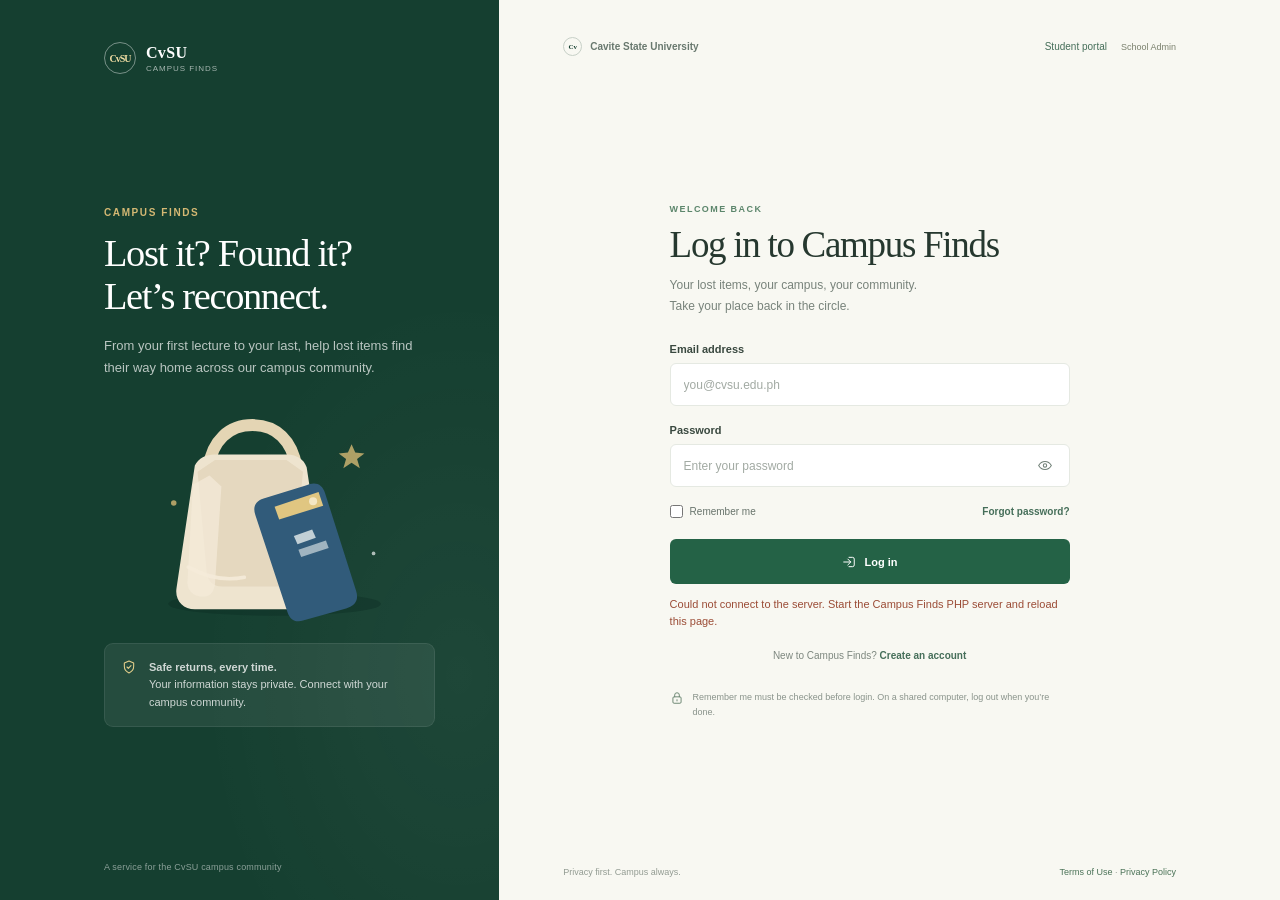
<file: index.html>
<!doctype html>
<html lang="en">
<head>
  <meta charset="utf-8">
  <meta name="viewport" content="width=device-width, initial-scale=1">
  <meta name="theme-color" content="#153f30">
  <title>Log in | Campus Finds</title>
  <link rel="stylesheet" href="style.css">
  <script>
    if (window.location.protocol === "file:") {
      window.location.replace(`http://127.0.0.1:8000/index.html${window.location.search}${window.location.hash}`);
    }
  </script>
</head>
<body>
  <div class="page">
    <aside class="story" aria-labelledby="story-heading">
      <a class="brand" href="#" aria-label="Campus Finds home">
        <span class="brand-seal" aria-hidden="true">CvSU</span>
        <span class="brand-copy">
          <span class="brand-name">CvSU</span>
          <span class="brand-caption">Campus Finds</span>
        </span>
      </a>

      <div class="story-content">
        <p class="eyebrow">Campus Finds</p>
        <h1 id="story-heading">Lost it? Found it?<br>Let’s reconnect.</h1>
        <p class="story-description">From your first lecture to your last, help lost items find their way home across our campus community.</p>

        <svg class="illustration" viewBox="0 0 360 245" role="img" aria-labelledby="illustration-title">
          <title id="illustration-title">A canvas tote bag and a found student ID card</title>
          <ellipse cx="185" cy="218" rx="116" ry="13" fill="#092a20" opacity=".35"/>
          <path d="M113 69c4-29 22-46 48-46s43 17 48 46" fill="none" stroke="#e4d5b4" stroke-width="13" stroke-linecap="round"/>
          <path d="M98 67c4-8 12-12 22-12h78c11 0 19 5 22 14l20 132c2 13-7 23-20 23H98c-13 0-22-10-20-23L98 67Z" fill="#eee4cf"/>
          <path d="m101 74 19-13h78l18 13-11 110c-1 9-7 15-16 15h-62c-9 0-15-6-16-15L101 74Z" fill="#e5d8bf"/>
          <path d="m96 88 18-10 13 12-7 106c-1 8-4 13-11 14-10 1-20-5-19-17L96 88Z" fill="#f5ecda" opacity=".7"/>
          <path d="M219 89c10-5 18-2 21 8l34 107c3 10-1 16-11 19l-46 13c-9 3-15 0-18-9l-35-106c-3-9 0-15 9-18l46-14Z" fill="#315b7a"/>
          <path d="m185 112 48-16 5 15-48 15-5-14Z" fill="#e0c681"/>
          <circle cx="227" cy="106" r="4.4" fill="#f4e7c4"/>
          <path d="m206 144 20-7 4 9-20 7-4-9Z" fill="#dce5e6" opacity=".85"/>
          <path d="m211 159 30-10 3 8-30 10-3-8Z" fill="#dce5e6" opacity=".65"/>
          <path d="M91 178c21 12 41 15 61 11" fill="none" stroke="#f5ecda" stroke-width="4" stroke-linecap="round" opacity=".9"/>
          <path d="m269 44 4 9 10 1-8 6 3 10-9-6-9 6 3-10-8-6 10-1 4-9Z" fill="#d4b873" opacity=".8"/>
          <circle cx="75" cy="108" r="3" fill="#d4b873" opacity=".8"/>
          <circle cx="293" cy="163" r="2" fill="#fff" opacity=".65"/>
        </svg>

        <div class="story-note">
          <span class="note-icon" aria-hidden="true">
            <svg viewBox="0 0 24 24" fill="none">
              <path d="M12 3 5 6v5c0 4.7 2.9 8.1 7 10 4.1-1.9 7-5.3 7-10V6l-7-3Z" stroke="currentColor" stroke-width="1.6" stroke-linejoin="round"/>
              <path d="m9 12 2 2 4-4" stroke="currentColor" stroke-width="1.6" stroke-linecap="round" stroke-linejoin="round"/>
            </svg>
          </span>
          <span><strong>Safe returns, every time.</strong><br>Your information stays private. Connect with your campus community.</span>
        </div>
      </div>

      <footer class="story-footer">A service for the CvSU campus community</footer>
    </aside>

    <main class="main">
      <header class="topbar">
        <span class="topbar-campus"><span class="mini-seal" aria-hidden="true">Cv</span> Cavite State University</span>
        <span class="login-portals">
          <a href="student-overview.php">Student portal</a>
          <a href="admin-dashboard.php">School Admin</a>
        </span>
      </header>

      <section class="login-area" aria-labelledby="login-heading">
        <div class="login-card">
          <p class="eyebrow">Welcome back</p>
          <h2 id="login-heading">Log in to Campus Finds</h2>
          <p class="login-intro">Your lost items, your campus, your community.<br>Take your place back in the circle.</p>

          <form id="login-form">
            <div class="field">
              <label for="email">Email address</label>
              <input id="email" name="email" type="email" autocomplete="username" placeholder="you@cvsu.edu.ph" required>
            </div>

            <div class="field">
              <label for="password">Password</label>
              <div class="input-wrap">
                <input class="password-input" id="password" name="password" type="password" autocomplete="current-password" placeholder="Enter your password" minlength="8" maxlength="72" required>
                <button class="visibility-toggle" id="toggle-password" type="button" aria-label="Show password" aria-pressed="false">
                  <svg viewBox="0 0 24 24" fill="none" aria-hidden="true">
                    <path d="M2.5 12s3.3-6 9.5-6 9.5 6 9.5 6-3.3 6-9.5 6-9.5-6-9.5-6Z" stroke="currentColor" stroke-width="1.6" stroke-linejoin="round"/>
                    <circle cx="12" cy="12" r="2.5" stroke="currentColor" stroke-width="1.6"/>
                  </svg>
                </button>
              </div>
            </div>

            <div class="form-options">
              <label class="remember" for="remember">
                <input id="remember" name="remember" type="checkbox" required>
                <span>Remember me</span>
              </label>
              <a class="text-link" href="#forgot-password">Forgot password?</a>
            </div>

            <button class="submit-button" type="submit">
              <svg viewBox="0 0 24 24" fill="none" aria-hidden="true">
                <path d="M10 17 15 12 10 7M15 12H3m9-8h6a3 3 0 0 1 3 3v10a3 3 0 0 1-3 3h-6" stroke="currentColor" stroke-width="1.7" stroke-linecap="round" stroke-linejoin="round"/>
              </svg>
              Log in
            </button>
            <p class="form-message" id="form-message" role="status" aria-live="polite"></p>
          </form>

          <p class="signup-prompt">New to Campus Finds? <a class="text-link" href="register.html">Create an account</a></p>

          <div class="security-note">
            <svg viewBox="0 0 24 24" fill="none" aria-hidden="true">
              <rect x="5" y="10" width="14" height="11" rx="2" stroke="currentColor" stroke-width="1.6"/>
              <path d="M8 10V7a4 4 0 0 1 8 0v3m-4 5v2" stroke="currentColor" stroke-width="1.6" stroke-linecap="round"/>
            </svg>
            <span>Remember me must be checked before login. On a shared computer, log out when you’re done.</span>
          </div>
        </div>
      </section>

      <footer class="main-footer">
        <span>Privacy first. Campus always.</span>
        <span class="terms"><a href="#terms">Terms of Use</a> · <a href="#privacy">Privacy Policy</a></span>
      </footer>
    </main>
  </div>

  <script>
    const passwordInput = document.querySelector("#password");
    const passwordToggle = document.querySelector("#toggle-password");
    const loginForm = document.querySelector("#login-form");
    const formMessage = document.querySelector("#form-message");
    const rememberCheckbox = document.querySelector("#remember");

    passwordToggle.addEventListener("click", () => {
      const showingPassword = passwordInput.type === "password";
      passwordInput.type = showingPassword ? "text" : "password";
      passwordToggle.setAttribute("aria-pressed", String(showingPassword));
      passwordToggle.setAttribute("aria-label", showingPassword ? "Hide password" : "Show password");
    });

    const query = new URLSearchParams(window.location.search);
    if (query.has("registered")) {
      formMessage.textContent = "Account created. You can now log in with your campus email and password.";
      formMessage.classList.add("success");
      if (query.has("email")) {
        document.querySelector("#email").value = query.get("email");
      }
    }

    async function loadSession() {
      const response = await fetch("api.php?action=current", { credentials: "same-origin" });
      if (!response.ok) {
        throw new Error("Unable to connect to the Campus Finds server.");
      }
      const session = await response.json();
      if (session.user) {
        window.location.replace(session.user.role === "admin" ? "admin-dashboard.php" : "student-overview.php");
        return null;
      }
      return session.csrfToken;
    }

    let csrfToken = "";
    loadSession()
      .then((token) => { csrfToken = token || ""; })
      .catch((error) => {
        console.error(error);
        formMessage.textContent = "Could not connect to the server. Start the Campus Finds PHP server and reload this page.";
      });

    loginForm.addEventListener("submit", async (event) => {
      event.preventDefault();
      formMessage.textContent = "";
      formMessage.classList.remove("success");
      if (!rememberCheckbox.checked) {
        formMessage.textContent = "Please check ‘Remember me’ before logging in.";
        rememberCheckbox.focus();
        return;
      }
      if (!csrfToken) {
        formMessage.textContent = "The server is not ready. Refresh the page and try again.";
        return;
      }

      try {
        const response = await fetch("api.php?action=login", {
          method: "POST",
          credentials: "same-origin",
          headers: { "Content-Type": "application/json", "X-CSRF-Token": csrfToken },
          body: JSON.stringify({
            email: document.querySelector("#email").value.trim().toLowerCase(),
            password: passwordInput.value
          })
        });
        const result = await response.json();
        if (!response.ok) {
          formMessage.textContent = result.error || "Unable to log in.";
          return;
        }
        window.location.href = result.user.role === "admin" ? "admin-dashboard.php" : "student-overview.php";
      } catch (error) {
        console.error("Unable to log in to Campus Finds.", error);
        formMessage.textContent = "Could not connect to the server. Check your connection and try again.";
      }
    });
  </script>
</body>
</html>
</file>
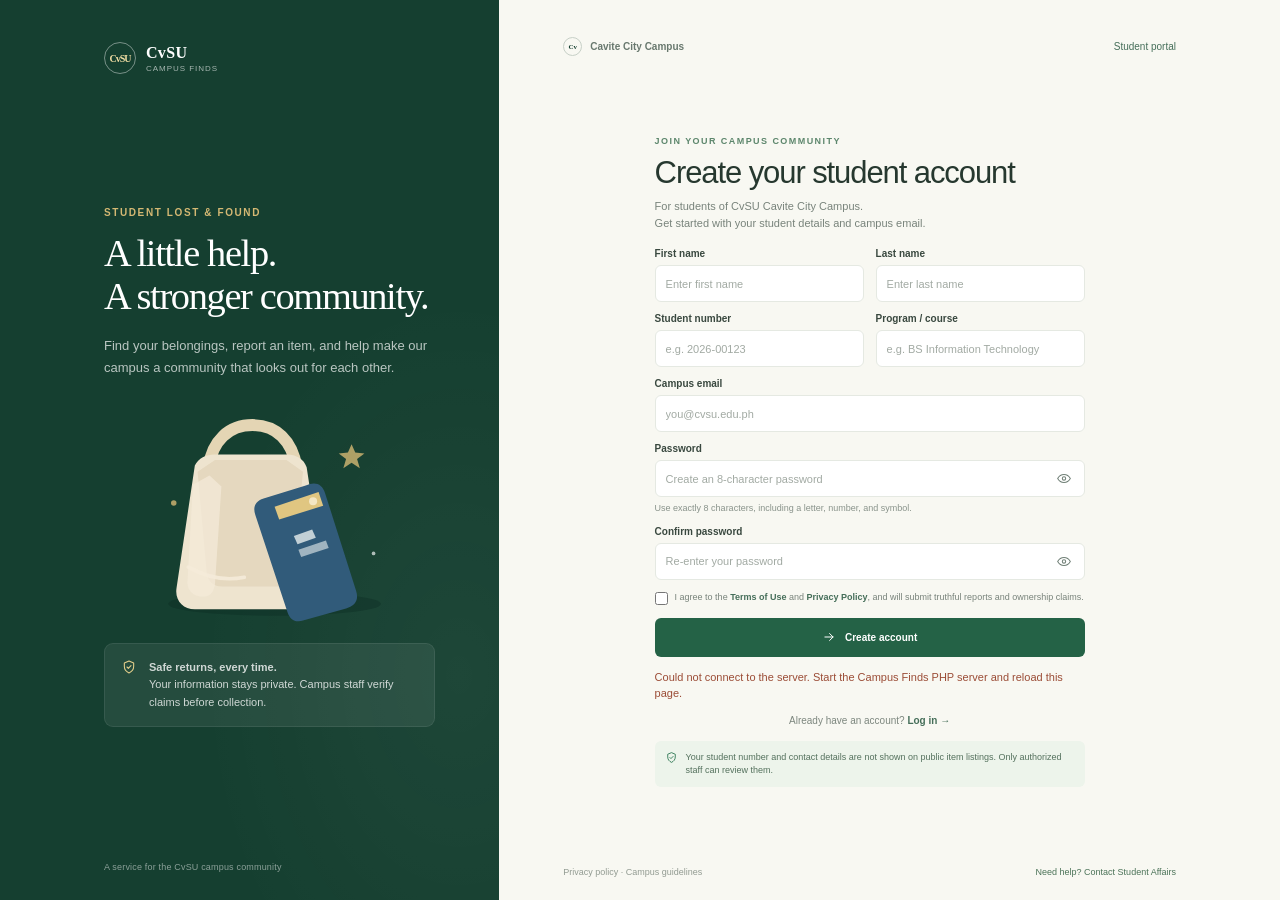
<file: register.html>
<!doctype html>
<html lang="en">
<head>
  <meta charset="utf-8">
  <meta name="viewport" content="width=device-width, initial-scale=1">
  <meta name="theme-color" content="#153f30">
  <title>Create an account | Campus Finds</title>
  <link rel="stylesheet" href="style.css">
  <script>
    if (window.location.protocol === "file:") {
      window.location.replace(`http://127.0.0.1:8000/register.html${window.location.search}${window.location.hash}`);
    }
  </script>
</head>
<body>
  <div class="page">
    <aside class="story" aria-labelledby="story-heading">
      <a class="brand" href="index.html" aria-label="Campus Finds home">
        <span class="brand-seal" aria-hidden="true">CvSU</span>
        <span class="brand-copy">
          <span class="brand-name">CvSU</span>
          <span class="brand-caption">Campus Finds</span>
        </span>
      </a>

      <div class="story-content">
        <p class="eyebrow">Student lost &amp; found</p>
        <h1 id="story-heading">A little help.<br>A stronger community.</h1>
        <p class="story-description">Find your belongings, report an item, and help make our campus a community that looks out for each other.</p>

        <svg class="illustration" viewBox="0 0 360 245" role="img" aria-labelledby="illustration-title">
          <title id="illustration-title">A canvas tote bag and a found student ID card</title>
          <ellipse cx="185" cy="218" rx="116" ry="13" fill="#092a20" opacity=".35"/>
          <path d="M113 69c4-29 22-46 48-46s43 17 48 46" fill="none" stroke="#e4d5b4" stroke-width="13" stroke-linecap="round"/>
          <path d="M98 67c4-8 12-12 22-12h78c11 0 19 5 22 14l20 132c2 13-7 23-20 23H98c-13 0-22-10-20-23L98 67Z" fill="#eee4cf"/>
          <path d="m101 74 19-13h78l18 13-11 110c-1 9-7 15-16 15h-62c-9 0-15-6-16-15L101 74Z" fill="#e5d8bf"/>
          <path d="m96 88 18-10 13 12-7 106c-1 8-4 13-11 14-10 1-20-5-19-17L96 88Z" fill="#f5ecda" opacity=".7"/>
          <path d="M219 89c10-5 18-2 21 8l34 107c3 10-1 16-11 19l-46 13c-9 3-15 0-18-9l-35-106c-3-9 0-15 9-18l46-14Z" fill="#315b7a"/>
          <path d="m185 112 48-16 5 15-48 15-5-14Z" fill="#e0c681"/>
          <circle cx="227" cy="106" r="4.4" fill="#f4e7c4"/>
          <path d="m206 144 20-7 4 9-20 7-4-9Z" fill="#dce5e6" opacity=".85"/>
          <path d="m211 159 30-10 3 8-30 10-3-8Z" fill="#dce5e6" opacity=".65"/>
          <path d="M91 178c21 12 41 15 61 11" fill="none" stroke="#f5ecda" stroke-width="4" stroke-linecap="round" opacity=".9"/>
          <path d="m269 44 4 9 10 1-8 6 3 10-9-6-9 6 3-10-8-6 10-1 4-9Z" fill="#d4b873" opacity=".8"/>
          <circle cx="75" cy="108" r="3" fill="#d4b873" opacity=".8"/>
          <circle cx="293" cy="163" r="2" fill="#fff" opacity=".65"/>
        </svg>

        <div class="story-note">
          <span class="note-icon" aria-hidden="true">
            <svg viewBox="0 0 24 24" fill="none">
              <path d="M12 3 5 6v5c0 4.7 2.9 8.1 7 10 4.1-1.9 7-5.3 7-10V6l-7-3Z" stroke="currentColor" stroke-width="1.6" stroke-linejoin="round"/>
              <path d="m9 12 2 2 4-4" stroke="currentColor" stroke-width="1.6" stroke-linecap="round" stroke-linejoin="round"/>
            </svg>
          </span>
          <span><strong>Safe returns, every time.</strong><br>Your information stays private. Campus staff verify claims before collection.</span>
        </div>
      </div>

      <footer class="story-footer">A service for the CvSU campus community</footer>
    </aside>

    <main class="main">
      <header class="topbar">
        <span class="topbar-campus"><span class="mini-seal" aria-hidden="true">Cv</span> Cavite City Campus</span>
        <a href="index.html">Student portal</a>
      </header>

      <section class="login-area register-area" aria-labelledby="register-heading">
        <div class="register-card">
          <p class="eyebrow">Join your campus community</p>
          <h2 id="register-heading">Create your student account</h2>
          <p class="login-intro">For students of CvSU Cavite City Campus.<br>Get started with your student details and campus email.</p>

          <form id="register-form">
            <div class="register-grid">
              <div class="field">
                <label for="first-name">First name</label>
                <input id="first-name" name="firstName" type="text" autocomplete="given-name" placeholder="Enter first name" required>
              </div>

              <div class="field">
                <label for="last-name">Last name</label>
                <input id="last-name" name="lastName" type="text" autocomplete="family-name" placeholder="Enter last name" required>
              </div>

              <div class="field">
                <label for="student-number">Student number</label>
                <input id="student-number" name="studentNumber" type="text" autocomplete="off" placeholder="e.g. 2026-00123" required>
              </div>

              <div class="field">
                <label for="program">Program / course</label>
                <input id="program" name="program" type="text" autocomplete="organization-title" placeholder="e.g. BS Information Technology" required>
              </div>
            </div>

            <div class="field">
              <label for="campus-email">Campus email</label>
              <input id="campus-email" name="email" type="email" autocomplete="email" placeholder="you@cvsu.edu.ph" pattern=".+@cvsu\.edu\.ph" title="Use your CvSU campus email address." required>
            </div>

            <div class="field">
              <label for="register-password">Password</label>
              <div class="input-wrap">
                <input class="password-input" id="register-password" name="password" type="password" autocomplete="new-password" placeholder="Create an 8-character password" minlength="8" maxlength="8" pattern="(?=.{8}$)(?=.*[A-Za-z])(?=.*[0-9])(?=.*[^A-Za-z0-9]).{8}" title="Use exactly 8 characters, including a letter, number, and symbol." required>
                <button class="visibility-toggle" type="button" data-password-target="register-password" aria-label="Show password" aria-pressed="false">
                  <svg viewBox="0 0 24 24" fill="none" aria-hidden="true">
                    <path d="M2.5 12s3.3-6 9.5-6 9.5 6 9.5 6-3.3 6-9.5 6-9.5-6-9.5-6Z" stroke="currentColor" stroke-width="1.6" stroke-linejoin="round"/>
                    <circle cx="12" cy="12" r="2.5" stroke="currentColor" stroke-width="1.6"/>
                  </svg>
                </button>
              </div>
              <p class="field-hint">Use exactly 8 characters, including a letter, number, and symbol.</p>
            </div>

            <div class="field">
              <label for="confirm-password">Confirm password</label>
              <div class="input-wrap">
                <input class="password-input" id="confirm-password" name="confirmPassword" type="password" autocomplete="new-password" placeholder="Re-enter your password" minlength="8" maxlength="8" required>
                <button class="visibility-toggle" type="button" data-password-target="confirm-password" aria-label="Show password" aria-pressed="false">
                  <svg viewBox="0 0 24 24" fill="none" aria-hidden="true">
                    <path d="M2.5 12s3.3-6 9.5-6 9.5 6 9.5 6-3.3 6-9.5 6-9.5-6-9.5-6Z" stroke="currentColor" stroke-width="1.6" stroke-linejoin="round"/>
                    <circle cx="12" cy="12" r="2.5" stroke="currentColor" stroke-width="1.6"/>
                  </svg>
                </button>
              </div>
            </div>

            <label class="terms-consent" for="terms-consent">
              <input id="terms-consent" name="termsConsent" type="checkbox" required>
              <span>I agree to the <a href="#terms">Terms of Use</a> and <a href="#privacy">Privacy Policy</a>, and will submit truthful reports and ownership claims.</span>
            </label>

            <button class="submit-button" type="submit">
              <svg viewBox="0 0 24 24" fill="none" aria-hidden="true">
                <path d="M5 12h14m-6-6 6 6-6 6" stroke="currentColor" stroke-width="1.7" stroke-linecap="round" stroke-linejoin="round"/>
              </svg>
              Create account
            </button>
            <p class="form-message" id="register-message" role="status" aria-live="polite"></p>
          </form>

          <p class="signup-prompt">Already have an account? <a class="text-link" href="index.html">Log in →</a></p>

          <div class="register-note">
            <svg viewBox="0 0 24 24" fill="none" aria-hidden="true">
              <path d="M12 3 5 6v5c0 4.7 2.9 8.1 7 10 4.1-1.9 7-5.3 7-10V6l-7-3Z" stroke="currentColor" stroke-width="1.6" stroke-linejoin="round"/>
              <path d="m9 12 2 2 4-4" stroke="currentColor" stroke-width="1.6" stroke-linecap="round" stroke-linejoin="round"/>
            </svg>
            <span>Your student number and contact details are not shown on public item listings. Only authorized staff can review them.</span>
          </div>
        </div>
      </section>

      <footer class="main-footer">
        <span>Privacy policy · Campus guidelines</span>
        <span class="terms"><a href="#help">Need help? Contact Student Affairs</a></span>
      </footer>
    </main>
  </div>

  <script>
    const registerForm = document.querySelector("#register-form");
    const passwordInput = document.querySelector("#register-password");
    const confirmPasswordInput = document.querySelector("#confirm-password");
    const registerMessage = document.querySelector("#register-message");

    document.querySelectorAll("[data-password-target]").forEach((toggle) => {
      toggle.addEventListener("click", () => {
        const target = document.getElementById(toggle.dataset.passwordTarget);
        const showingPassword = target.type === "password";
        target.type = showingPassword ? "text" : "password";
        toggle.setAttribute("aria-pressed", String(showingPassword));
        toggle.setAttribute("aria-label", showingPassword ? "Hide password" : "Show password");
      });
    });

    confirmPasswordInput.addEventListener("input", () => {
      confirmPasswordInput.setCustomValidity(
        confirmPasswordInput.value === passwordInput.value ? "" : "Passwords do not match."
      );
    });

    passwordInput.addEventListener("input", () => {
      confirmPasswordInput.dispatchEvent(new Event("input"));
    });

    let csrfToken = "";
    fetch("api.php?action=current", { credentials: "same-origin" })
      .then(async (response) => {
        if (!response.ok) {
          throw new Error("Unable to connect to the Campus Finds server.");
        }
        const session = await response.json();
        csrfToken = session.csrfToken;
        if (session.user) {
          window.location.replace(session.user.role === "admin" ? "admin-dashboard.php" : "student-overview.php");
        }
      })
      .catch((error) => {
        console.error(error);
        registerMessage.textContent = "Could not connect to the server. Start the Campus Finds PHP server and reload this page.";
        registerMessage.classList.add("error");
      });

    registerForm.addEventListener("submit", async (event) => {
      event.preventDefault();
      registerMessage.textContent = "";
      registerMessage.classList.remove("error");

      if (passwordInput.value !== confirmPasswordInput.value) {
        confirmPasswordInput.setCustomValidity("Passwords do not match.");
        confirmPasswordInput.reportValidity();
        return;
      }
      if (!csrfToken) {
        registerMessage.textContent = "The server is not ready. Refresh the page and try again.";
        registerMessage.classList.add("error");
        return;
      }

      const formData = new FormData(registerForm);
      const profile = {
        firstName: String(formData.get("firstName")).trim(),
        lastName: String(formData.get("lastName")).trim(),
        studentNumber: String(formData.get("studentNumber")).trim(),
        program: String(formData.get("program")).trim(),
        email: String(formData.get("email")).trim().toLowerCase()
      };

      try {
        const response = await fetch("api.php?action=register", {
          method: "POST",
          credentials: "same-origin",
          headers: { "Content-Type": "application/json", "X-CSRF-Token": csrfToken },
          body: JSON.stringify({ ...profile, password: passwordInput.value })
        });
        const result = await response.json();
        if (!response.ok) {
          registerMessage.textContent = result.error || "Unable to create your account.";
          registerMessage.classList.add("error");
          return;
        }
        window.location.href = `index.html?registered=1&email=${encodeURIComponent(profile.email)}`;
      } catch (error) {
        console.error("Unable to register with Campus Finds.", error);
        registerMessage.textContent = "Could not connect to the server. Check your connection and try again.";
        registerMessage.classList.add("error");
      }
    });
  </script>
</body>
</html>
</file>
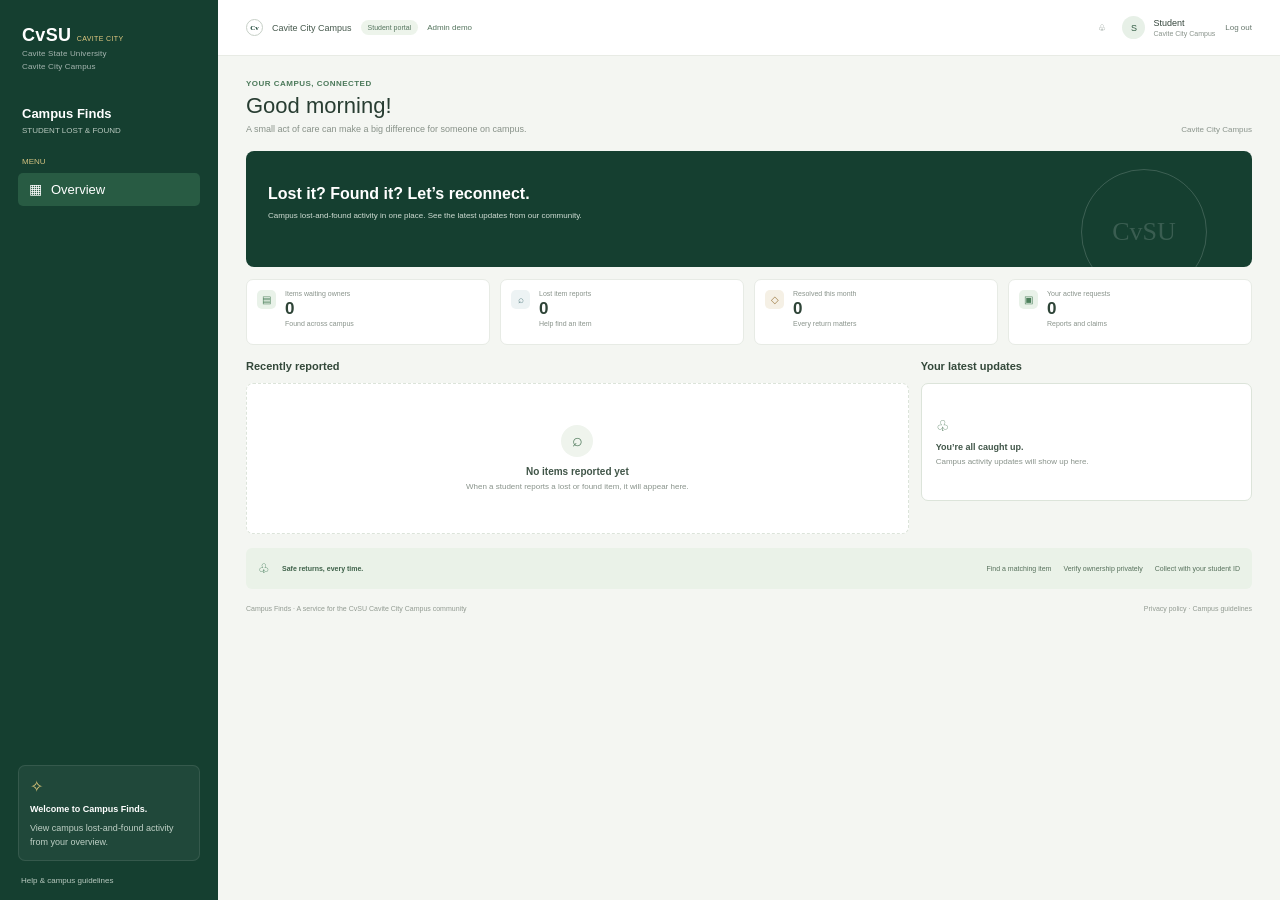
<file: student-overview.html>
<!doctype html>
<html lang="en">
<head>
  <meta charset="utf-8">
  <meta name="viewport" content="width=device-width, initial-scale=1">
  <meta name="theme-color" content="#153f30">
  <title>Student overview | Campus Finds</title>
  <link rel="stylesheet" href="style.css">
</head>
<body class="dashboard-body">
  <div class="dashboard">
    <aside class="dashboard-sidebar">
      <a class="brand" href="index.html" aria-label="Campus Finds home">
        <span class="brand-copy">
          <span class="brand-name">CvSU <span class="dashboard-campus-tag">Cavite City</span></span>
          <span class="brand-caption">Cavite State University<br>Cavite City Campus</span>
        </span>
      </a>

      <div class="dashboard-nav-group">
        <a class="dashboard-product" href="student-overview.html">
          <strong>Campus Finds</strong>
          <span>Student lost &amp; found</span>
        </a>
        <p class="dashboard-nav-label">Menu</p>
        <nav class="dashboard-nav" aria-label="Student navigation">
          <a class="active" href="student-overview.html"><span aria-hidden="true">▦</span> Overview</a>
        </nav>
      </div>

      <div class="dashboard-sidebar-bottom">
        <div class="dashboard-tip">
          <span aria-hidden="true">✧</span>
          <strong>Welcome to Campus Finds.</strong>
          <p>View campus lost-and-found activity from your overview.</p>
        </div>
        <a class="dashboard-help" href="mailto:studentaffairs@cvsu.edu.ph">Help &amp; campus guidelines</a>
      </div>
    </aside>

    <main class="dashboard-main">
      <header class="dashboard-topbar">
        <span class="dashboard-campus-name"><span class="mini-seal" aria-hidden="true">Cv</span> Cavite City Campus <span class="portal-pill">Student portal</span><a class="admin-portal-link" href="admin-dashboard.html">Admin demo</a></span>
        <div class="dashboard-user">
          <button class="notification-button" type="button" aria-label="Notifications">♧</button>
          <a class="dashboard-profile-link" href="student-profile.html" aria-label="Open student profile">
            <span class="user-avatar" id="user-avatar" aria-hidden="true">S</span>
            <span class="user-name"><span id="user-name">Student</span><small id="user-program">Cavite City Campus</small></span>
          </a>
          <a href="index.html" class="logout-link">Log out</a>
        </div>
      </header>

      <div class="dashboard-content">
        <div class="dashboard-heading">
          <div>
            <p class="dashboard-eyebrow">Your campus, connected</p>
            <h1>Good morning!</h1>
            <p class="dashboard-subtitle">A small act of care can make a big difference for someone on campus.</p>
          </div>
          <span class="dashboard-date">Cavite City Campus</span>
        </div>

        <section class="dashboard-hero" aria-labelledby="hero-heading">
          <div>
            <h2 id="hero-heading">Lost it? Found it? Let’s reconnect.</h2>
            <p>Campus lost-and-found activity in one place. See the latest updates from our community.</p>
          </div>
          <span class="hero-decoration" aria-hidden="true">CvSU</span>
        </section>

        <section class="dashboard-stats" aria-label="Your activity">
          <article class="stat-card">
            <span class="stat-icon green" aria-hidden="true">▤</span>
            <div><p>Items waiting owners</p><strong>0</strong><small>Found across campus</small></div>
          </article>
          <article class="stat-card">
            <span class="stat-icon blue" aria-hidden="true">⌕</span>
            <div><p>Lost item reports</p><strong>0</strong><small>Help find an item</small></div>
          </article>
          <article class="stat-card">
            <span class="stat-icon gold" aria-hidden="true">◇</span>
            <div><p>Resolved this month</p><strong>0</strong><small>Every return matters</small></div>
          </article>
          <article class="stat-card">
            <span class="stat-icon green" aria-hidden="true">▣</span>
            <div><p>Your active requests</p><strong>0</strong><small>Reports and claims</small></div>
          </article>
        </section>

        <div class="dashboard-columns">
          <section class="reported-section" id="reported-items" aria-labelledby="reported-heading">
            <div class="section-heading">
              <h2 id="reported-heading">Recently reported</h2>
            </div>
            <div class="empty-items">
              <span class="empty-items-icon" aria-hidden="true">⌕</span>
              <h3>No items reported yet</h3>
              <p>When a student reports a lost or found item, it will appear here.</p>
            </div>
          </section>

          <aside class="updates-section" aria-labelledby="updates-heading">
            <div class="section-heading">
              <h2 id="updates-heading">Your latest updates</h2>
            </div>
            <div class="empty-updates">
              <span aria-hidden="true">♧</span>
              <p>You’re all caught up.</p>
              <small>Campus activity updates will show up here.</small>
            </div>
          </aside>
        </div>

        <section class="dashboard-guide" aria-label="How Campus Finds works">
          <span class="guide-shield" aria-hidden="true">♧</span>
          <strong>Safe returns, every time.</strong>
          <span>Find a matching item</span>
          <span>Verify ownership privately</span>
          <span>Collect with your student ID</span>
        </section>

        <footer class="dashboard-footer">
          <span>Campus Finds · A service for the CvSU Cavite City Campus community</span>
          <span>Privacy policy · Campus guidelines</span>
        </footer>
      </div>
    </main>
  </div>
  <script>
    const profileStorageKey = "campus-finds-student-profile";
    const profile = JSON.parse(localStorage.getItem(profileStorageKey) || "{}");
    const displayName = [profile.firstName, profile.lastName].filter(Boolean).join(" ");

    if (displayName) {
      document.querySelector("#user-name").textContent = displayName;
      document.querySelector("#user-avatar").textContent = displayName.charAt(0).toUpperCase();
    }

    if (profile.program) {
      document.querySelector("#user-program").textContent = profile.program;
    }
  </script>
</body>
</html>
</file>
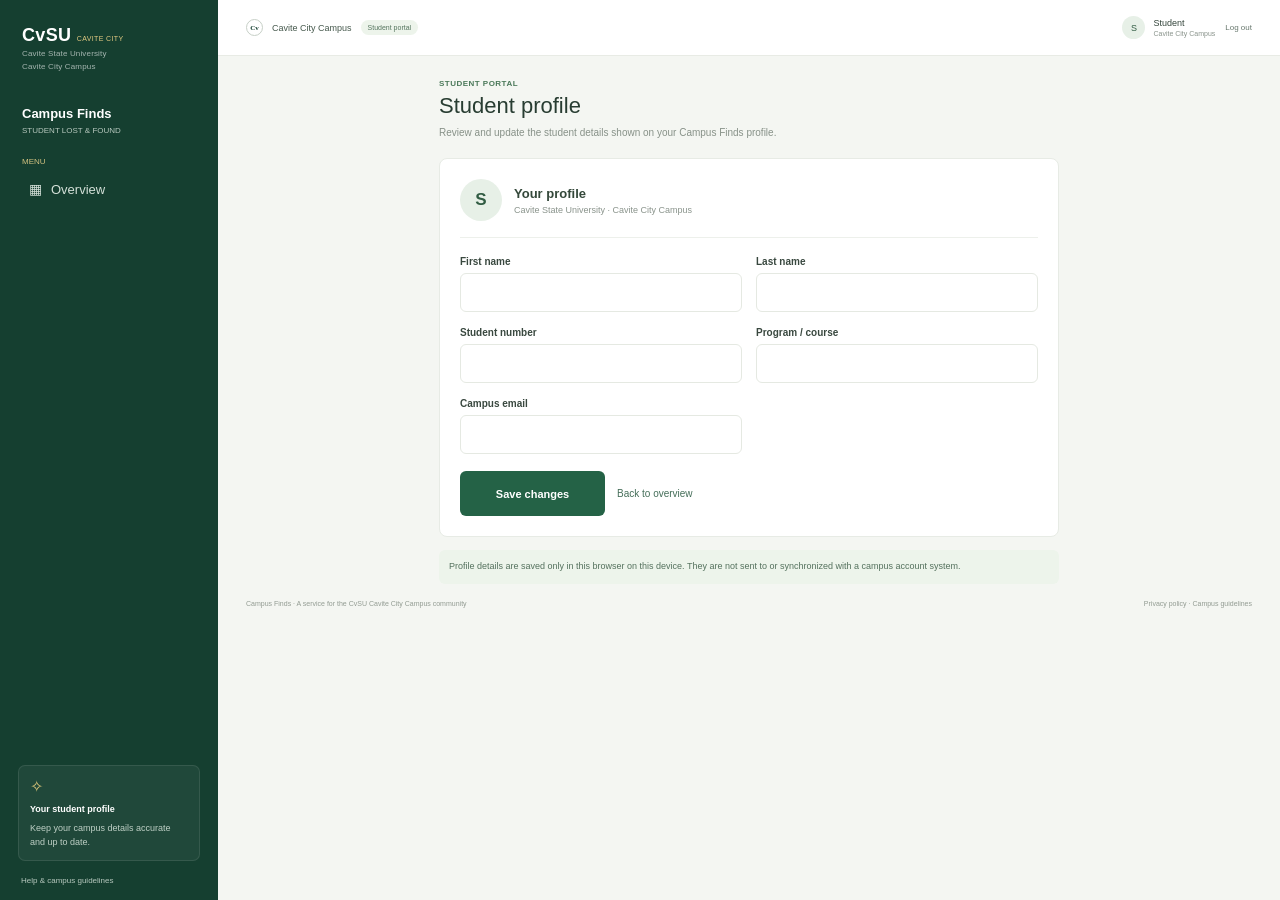
<file: student-profile.html>
<!doctype html>
<html lang="en">
<head>
  <meta charset="utf-8">
  <meta name="viewport" content="width=device-width, initial-scale=1">
  <meta name="theme-color" content="#153f30">
  <title>Student profile | Campus Finds</title>
  <link rel="stylesheet" href="style.css">
</head>
<body class="dashboard-body">
  <div class="dashboard">
    <aside class="dashboard-sidebar">
      <a class="brand" href="student-overview.html" aria-label="Campus Finds overview">
        <span class="brand-copy">
          <span class="brand-name">CvSU <span class="dashboard-campus-tag">Cavite City</span></span>
          <span class="brand-caption">Cavite State University<br>Cavite City Campus</span>
        </span>
      </a>

      <div class="dashboard-nav-group">
        <a class="dashboard-product" href="student-overview.html">
          <strong>Campus Finds</strong>
          <span>Student lost &amp; found</span>
        </a>
        <p class="dashboard-nav-label">Menu</p>
        <nav class="dashboard-nav" aria-label="Student navigation">
          <a href="student-overview.html"><span aria-hidden="true">▦</span> Overview</a>
        </nav>
      </div>

      <div class="dashboard-sidebar-bottom">
        <div class="dashboard-tip">
          <span aria-hidden="true">✧</span>
          <strong>Your student profile</strong>
          <p>Keep your campus details accurate and up to date.</p>
        </div>
        <a class="dashboard-help" href="mailto:studentaffairs@cvsu.edu.ph">Help &amp; campus guidelines</a>
      </div>
    </aside>

    <main class="dashboard-main">
      <header class="dashboard-topbar">
        <span class="dashboard-campus-name"><span class="mini-seal" aria-hidden="true">Cv</span> Cavite City Campus <span class="portal-pill">Student portal</span></span>
        <div class="dashboard-user">
          <a class="dashboard-profile-link" href="student-profile.html" aria-label="Student profile">
            <span class="user-avatar" id="user-avatar" aria-hidden="true">S</span>
            <span class="user-name"><span id="user-name">Student</span><small id="user-program">Cavite City Campus</small></span>
          </a>
          <a href="index.html" class="logout-link">Log out</a>
        </div>
      </header>

      <div class="dashboard-content">
        <section class="profile-page" aria-labelledby="profile-heading">
          <p class="dashboard-eyebrow">Student portal</p>
          <h1 id="profile-heading">Student profile</h1>
          <p class="profile-intro">Review and update the student details shown on your Campus Finds profile.</p>

          <div class="profile-card">
            <div class="profile-card-heading">
              <span class="profile-avatar-large" id="profile-avatar" aria-hidden="true">S</span>
              <div>
                <h2 id="profile-display-name">Your profile</h2>
                <p>Cavite State University · Cavite City Campus</p>
              </div>
            </div>

            <form id="profile-form">
              <div class="profile-form-grid">
                <div class="field">
                  <label for="first-name">First name</label>
                  <input id="first-name" name="firstName" type="text" autocomplete="given-name" required>
                </div>
                <div class="field">
                  <label for="last-name">Last name</label>
                  <input id="last-name" name="lastName" type="text" autocomplete="family-name" required>
                </div>
                <div class="field">
                  <label for="student-number">Student number</label>
                  <input id="student-number" name="studentNumber" type="text" autocomplete="off" required>
                </div>
                <div class="field">
                  <label for="program">Program / course</label>
                  <input id="program" name="program" type="text" autocomplete="organization-title" required>
                </div>
                <div class="field">
                  <label for="campus-email">Campus email</label>
                  <input id="campus-email" name="email" type="email" autocomplete="email" pattern=".+@cvsu\.edu\.ph" title="Use your CvSU campus email address." required>
                </div>
              </div>

              <div class="profile-actions">
                <button class="submit-button" type="submit">Save changes</button>
                <a class="profile-back-link" href="student-overview.html">Back to overview</a>
              </div>
              <p class="profile-message" id="profile-message" role="status" aria-live="polite"></p>
            </form>
          </div>

          <p class="profile-notice">Profile details are saved only in this browser on this device. They are not sent to or synchronized with a campus account system.</p>
        </section>

        <footer class="dashboard-footer">
          <span>Campus Finds · A service for the CvSU Cavite City Campus community</span>
          <span>Privacy policy · Campus guidelines</span>
        </footer>
      </div>
    </main>
  </div>

  <script>
    const profileStorageKey = "campus-finds-student-profile";
    const profileForm = document.querySelector("#profile-form");
    const profileMessage = document.querySelector("#profile-message");
    const profileAvatar = document.querySelector("#profile-avatar");
    const profileDisplayName = document.querySelector("#profile-display-name");

    function renderProfile(profile) {
      for (const field of profileForm.elements) {
        if (field.name && Object.hasOwn(profile, field.name)) {
          field.value = profile[field.name];
        }
      }

      const fullName = [profile.firstName, profile.lastName].filter(Boolean).join(" ");
      const initial = fullName ? fullName.charAt(0).toUpperCase() : "S";
      profileDisplayName.textContent = fullName || "Your profile";
      profileAvatar.textContent = initial;
      document.querySelector("#user-name").textContent = fullName || "Student";
      document.querySelector("#user-avatar").textContent = initial;
      document.querySelector("#user-program").textContent = profile.program || "Cavite City Campus";
    }

    const savedProfile = JSON.parse(localStorage.getItem(profileStorageKey) || "{}");
    renderProfile(savedProfile);

    profileForm.addEventListener("submit", (event) => {
      event.preventDefault();
      const formData = new FormData(profileForm);
      const profile = Object.fromEntries(formData.entries());

      try {
        localStorage.setItem(profileStorageKey, JSON.stringify(profile));
      } catch (error) {
        console.error("Unable to save the student profile in this browser.", error);
        profileMessage.textContent = "Could not save your profile in this browser. Check browser storage settings and try again.";
        profileMessage.classList.add("error");
        return;
      }

      renderProfile(profile);
      profileMessage.textContent = "Your profile changes have been saved in this browser.";
      profileMessage.classList.remove("error");
    });
  </script>
</body>
</html>
</file>
<file: style.css>
:root {
  color-scheme: light;
  --forest: #153f30;
  --forest-deep: #103629;
  --cream: #f8f8f2;
  --ink: #26372f;
  --muted: #78837b;
  --line: #e5e9e2;
  --gold: #d4b873;
  font-family: Inter, "Segoe UI", Arial, sans-serif;
  font-synthesis: none;
  text-rendering: optimizeLegibility;
  -webkit-font-smoothing: antialiased;
  -moz-osx-font-smoothing: grayscale;
}

* {
  box-sizing: border-box;
}

body {
  min-width: 320px;
  min-height: 100vh;
  margin: 0;
  color: var(--ink);
  background: var(--cream);
}

a {
  color: inherit;
}

button,
input {
  font: inherit;
}

.page {
  display: grid;
  grid-template-columns: minmax(320px, 39%) 1fr;
  min-height: 100vh;
}

.story {
  position: relative;
  display: flex;
  min-height: 100vh;
  flex-direction: column;
  overflow: hidden;
  padding: 42px clamp(32px, 5vw, 76px) 28px;
  color: #fff;
  background:
    radial-gradient(ellipse at 92% 75%, rgb(255 255 255 / 4%), transparent 40%),
    var(--forest);
}

.brand {
  display: inline-flex;
  width: fit-content;
  align-items: center;
  gap: 10px;
  color: inherit;
  text-decoration: none;
}

.brand-seal {
  display: grid;
  width: 32px;
  height: 32px;
  place-items: center;
  border: 1px solid rgb(255 255 255 / 42%);
  border-radius: 50%;
  color: #f0dda3;
  font-family: Georgia, serif;
  font-size: 10px;
  font-weight: 700;
  letter-spacing: -1px;
}

.brand-copy {
  display: grid;
  gap: 2px;
}

.brand-name {
  font-family: Georgia, "Times New Roman", serif;
  font-size: 16px;
  font-weight: 700;
  letter-spacing: .02em;
}

.brand-caption {
  color: rgb(255 255 255 / 62%);
  font-size: 8px;
  letter-spacing: .12em;
  text-transform: uppercase;
}

.story-content {
  width: min(100%, 390px);
  margin: auto 0;
  padding: 46px 0 20px;
}

.eyebrow {
  margin: 0 0 14px;
  color: var(--gold);
  font-size: 10px;
  font-weight: 700;
  letter-spacing: .16em;
  text-transform: uppercase;
}

.story h1 {
  max-width: 350px;
  margin: 0;
  font-family: Georgia, "Times New Roman", serif;
  font-size: clamp(30px, 3vw, 43px);
  font-weight: 500;
  letter-spacing: -.035em;
  line-height: 1.12;
}

.story-description {
  max-width: 340px;
  margin: 17px 0 0;
  color: rgb(255 255 255 / 70%);
  font-size: 13px;
  line-height: 1.75;
}

.illustration {
  display: block;
  width: min(100%, 330px);
  height: auto;
  margin: 24px auto 14px;
  overflow: visible;
}

.story-note {
  display: flex;
  max-width: 350px;
  align-items: flex-start;
  gap: 12px;
  padding: 15px 16px;
  border: 1px solid rgb(255 255 255 / 8%);
  border-radius: 9px;
  background: rgb(255 255 255 / 7%);
  color: rgb(255 255 255 / 78%);
  font-size: 11px;
  line-height: 1.6;
}

.note-icon {
  flex: 0 0 auto;
  color: #e4cf8b;
}

.note-icon svg {
  display: block;
  width: 16px;
  height: 16px;
}

.story-footer {
  margin-top: 28px;
  color: rgb(255 255 255 / 50%);
  font-size: 9px;
  letter-spacing: .02em;
}

.main {
  display: flex;
  min-width: 0;
  min-height: 100vh;
  flex-direction: column;
  padding: 37px clamp(30px, 5vw, 76px) 23px;
  background: var(--cream);
}

.topbar {
  display: flex;
  align-items: center;
  justify-content: space-between;
  color: #68786e;
  font-size: 10px;
}

.topbar-campus {
  display: inline-flex;
  align-items: center;
  gap: 8px;
  font-weight: 600;
}

.mini-seal {
  display: inline-grid;
  width: 19px;
  height: 19px;
  place-items: center;
  border: 1px solid #c7d0c7;
  border-radius: 50%;
  color: var(--forest);
  font-family: Georgia, serif;
  font-size: 7px;
  font-weight: 700;
}

.topbar a,
.text-link {
  color: #456e59;
  text-decoration: none;
}

.login-portals {
  display: inline-flex;
  align-items: center;
  gap: 14px;
}

.login-portals a:last-child {
  color: #7a806d;
  font-size: 9px;
}

.topbar a:hover,
.text-link:hover,
.terms a:hover {
  text-decoration: underline;
  text-underline-offset: 3px;
}

.login-area {
  display: grid;
  flex: 1;
  align-items: center;
  justify-items: center;
  padding: 54px 0;
}

.login-card {
  width: min(100%, 400px);
}

.register-area {
  padding: 26px 0;
}

.register-card {
  width: min(100%, 430px);
}

.register-card .eyebrow {
  margin-bottom: 9px;
  color: #5c866c;
  font-size: 9px;
}

.register-card h2 {
  margin: 0;
  color: #26382f;
  font-size: clamp(25px, 2.5vw, 31px);
  font-weight: 500;
  letter-spacing: -.035em;
  line-height: 1.15;
}

.register-card .login-intro {
  margin: 7px 0 16px;
  font-size: 11px;
  line-height: 1.55;
}

.register-grid {
  display: grid;
  grid-template-columns: repeat(2, minmax(0, 1fr));
  column-gap: 12px;
}

.register-card .field {
  margin-bottom: 11px;
}

.register-card .field label {
  margin-bottom: 6px;
  font-size: 10px;
}

.register-card .field input[type="email"],
.register-card .field input[type="password"],
.register-card .field input[type="text"] {
  height: 37px;
  padding: 0 10px;
  font-size: 11px;
}

.register-card .password-input {
  padding-right: 40px !important;
}

.register-card .visibility-toggle {
  right: 8px;
}

.field-hint {
  margin: 5px 0 0;
  color: #89938b;
  font-size: 9px;
  line-height: 1.4;
}

.terms-consent {
  display: flex;
  align-items: flex-start;
  gap: 7px;
  margin: 2px 0 13px;
  color: #78837b;
  font-size: 9px;
  line-height: 1.45;
}

.terms-consent input {
  flex: 0 0 auto;
  width: 13px;
  height: 13px;
  margin: 1px 0 0;
  accent-color: var(--forest);
}

.terms-consent a {
  color: #456e59;
  font-weight: 600;
  text-decoration: none;
}

.register-card .submit-button {
  min-height: 39px;
  font-size: 10px;
}

.register-card .signup-prompt {
  margin-top: 13px;
}

.register-note {
  display: flex;
  align-items: flex-start;
  gap: 8px;
  margin-top: 15px;
  padding: 10px;
  border-radius: 6px;
  background: #edf4eb;
  color: #54715d;
  font-size: 9px;
  line-height: 1.45;
}

.register-note svg {
  flex: 0 0 auto;
  width: 13px;
  height: 13px;
  color: #28734e;
}

.login-card .eyebrow {
  margin-bottom: 10px;
  color: #5c866c;
  font-size: 9px;
}

.login-card h2 {
  margin: 0;
  color: #26382f;
  font-family: Georgia, "Times New Roman", serif;
  font-size: clamp(28px, 3vw, 37px);
  font-weight: 500;
  letter-spacing: -.035em;
  line-height: 1.15;
}

.login-intro {
  margin: 9px 0 27px;
  color: var(--muted);
  font-size: 12px;
  line-height: 1.7;
}

.field {
  margin-bottom: 18px;
}

.field label {
  display: block;
  margin-bottom: 8px;
  color: #39483f;
  font-size: 11px;
  font-weight: 650;
}

.input-wrap {
  position: relative;
}

.field input[type="email"],
.field input[type="password"],
.field input[type="text"] {
  display: block;
  width: 100%;
  height: 43px;
  padding: 0 13px;
  border: 1px solid var(--line);
  border-radius: 6px;
  outline: none;
  background: #fff;
  color: #28382f;
  font-size: 12px;
  transition: border-color .15s ease, box-shadow .15s ease;
}

.field input::placeholder {
  color: #a2aaa3;
}

.field input:focus {
  border-color: #6f947c;
  box-shadow: 0 0 0 3px rgb(72 117 87 / 12%);
}

.password-input {
  padding-right: 49px !important;
}

.visibility-toggle {
  position: absolute;
  top: 50%;
  right: 12px;
  display: inline-grid;
  width: 25px;
  height: 25px;
  place-items: center;
  padding: 0;
  transform: translateY(-50%);
  border: 0;
  background: transparent;
  color: #718077;
  cursor: pointer;
}

.visibility-toggle svg {
  width: 16px;
  height: 16px;
}

.form-options {
  display: flex;
  align-items: center;
  justify-content: space-between;
  gap: 12px;
  margin: 1px 0 21px;
  font-size: 10px;
}

.remember {
  display: inline-flex;
  align-items: center;
  gap: 7px;
  color: #67736b;
  cursor: pointer;
}

.remember input {
  width: 13px;
  height: 13px;
  margin: 0;
  accent-color: var(--forest);
}

.text-link {
  font-size: 10px;
  font-weight: 600;
}

.submit-button {
  display: inline-flex;
  width: 100%;
  min-height: 45px;
  align-items: center;
  justify-content: center;
  gap: 9px;
  border: 0;
  border-radius: 6px;
  background: #246246;
  color: #fff;
  cursor: pointer;
  font-size: 11px;
  font-weight: 650;
  transition: background .15s ease, transform .15s ease;
}

.submit-button:hover {
  background: #1b5139;
}

.submit-button:active {
  transform: translateY(1px);
}

.submit-button svg {
  width: 14px;
  height: 14px;
}

.form-message {
  min-height: 0;
  margin: 0;
  color: #9b4c36;
  font-size: 11px;
  line-height: 1.5;
}

.form-message.success {
  color: #32704b;
}

.form-message:not(:empty) {
  margin-top: 12px;
}

.signup-prompt {
  margin: 21px 0 0;
  color: #7d877f;
  font-size: 10px;
  text-align: center;
}

.signup-prompt a {
  font-weight: 650;
}

.security-note {
  display: flex;
  align-items: flex-start;
  gap: 9px;
  margin-top: 29px;
  color: #89938b;
  font-size: 9px;
  line-height: 1.6;
}

.security-note svg {
  flex: 0 0 auto;
  width: 14px;
  height: 14px;
  margin-top: 1px;
  color: #67836e;
}

.main-footer {
  display: flex;
  align-items: center;
  justify-content: space-between;
  gap: 20px;
  color: #929b92;
  font-size: 9px;
}

.main-footer a {
  color: #4b7358;
  text-decoration: none;
}

:focus-visible {
  outline: 3px solid #b5a05f;
  outline-offset: 3px;
}

@media (min-width: 1200px) {
  .story {
    padding-left: max(64px, calc((100vw - 1200px) / 2 + 64px));
  }

  .main {
    padding-right: max(64px, calc((100vw - 1200px) / 2 + 64px));
  }
}

@media (max-width: 760px) {
  .page {
    grid-template-columns: minmax(270px, 40%) 1fr;
  }

  .story {
    padding: 30px 25px 22px;
  }

  .main {
    padding: 28px 25px 20px;
  }

  .illustration {
    margin-top: 12px;
  }

  .login-area {
    padding: 38px 0;
  }

  .register-area {
    padding: 30px 0;
  }
}

@media (max-width: 600px) {
  .page {
    display: flex;
    flex-direction: column;
  }

  .story {
    min-height: auto;
    padding: 24px 24px 22px;
  }

  .story-content {
    width: 100%;
    margin: 30px 0 0;
    padding: 0;
  }

  .story h1 {
    max-width: 320px;
    font-size: 32px;
  }

  .story-description {
    max-width: 420px;
    margin-top: 10px;
    font-size: 12px;
  }

  .illustration {
    position: absolute;
    right: 12px;
    bottom: 7px;
    width: 145px;
    margin: 0;
    opacity: .92;
  }

  .story-note,
  .story-footer {
    display: none;
  }

  .main {
    min-height: 620px;
    flex: 1;
    padding: 24px 24px 18px;
  }

  .register-grid {
    column-gap: 10px;
  }

  .login-area {
    padding: 46px 0;
  }

  .login-card h2 {
    font-size: 32px;
  }

  .main-footer {
    flex-wrap: wrap;
    font-size: 8px;
  }
}

@media (max-width: 380px) {
  .story {
    padding-right: 18px;
    padding-left: 18px;
  }

  .main {
    padding-right: 18px;
    padding-left: 18px;
  }

  .illustration {
    right: -14px;
    width: 125px;
    opacity: .7;
  }
}

.dashboard-body {
  min-width: 320px;
  background: #f4f6f2;
}

.dashboard {
  display: grid;
  min-height: 100vh;
  grid-template-columns: 218px minmax(0, 1fr);
}

.admin-horizontal-nav {
  display: flex;
  flex-wrap: wrap;
  align-items: center;
  gap: 5px;
  padding: 10px 28px;
  background: #153f30;
}

.admin-horizontal-nav a {
  display: inline-flex;
  min-height: 34px;
  align-items: center;
  gap: 8px;
  padding: 0 11px;
  border-radius: 5px;
  color: #d4e0d8;
  font-size: 10px;
  text-decoration: none;
}

.admin-horizontal-nav a > span {
  font-size: 13px;
}

.admin-horizontal-nav a:hover,
.admin-horizontal-nav a.active {
  background: #285b43;
  color: #fff;
}

.dashboard-sidebar {
  position: sticky;
  top: 0;
  display: flex;
  height: 100vh;
  flex-direction: column;
  padding: 25px 18px 15px;
  background: #153f30;
  color: #fff;
}

.dashboard-sidebar .brand {
  margin: 0 4px 32px;
}

.dashboard-sidebar .brand-name {
  font-family: inherit;
  font-size: 18px;
}

.dashboard-campus-tag {
  color: #e2ca82;
  font-size: 7px;
  font-weight: 500;
  text-transform: uppercase;
}

.dashboard-sidebar .brand-caption {
  font-size: 8px;
  line-height: 1.6;
  letter-spacing: .02em;
  text-transform: none;
}

.dashboard-nav-group {
  display: grid;
  gap: 12px;
}

.dashboard-product {
  display: grid;
  gap: 5px;
  padding: 0 4px 10px;
  color: #fff;
  text-decoration: none;
}

.dashboard-product strong {
  font-size: 13px;
}

.dashboard-product span,
.dashboard-nav-label {
  color: #b8c9bf;
  font-size: 8px;
  text-transform: uppercase;
}

.dashboard-nav-label {
  margin: 0 4px -5px;
  color: #d2c280;
}

.dashboard-nav {
  display: grid;
  gap: 5px;
}

.dashboard-nav a {
  display: flex;
  min-height: 33px;
  align-items: center;
  gap: 9px;
  padding: 0 10px;
  border-radius: 5px;
  color: #d4e0d8;
  font-size: 13px;
  text-decoration: none;
}

.dashboard-nav a span {
  width: 14px;
  font-size: 14px;
  text-align: center;
}

.dashboard-nav a:hover,
.dashboard-nav a.active {
  background: #285b43;
  color: #fff;
}

.dashboard-sidebar-bottom {
  margin-top: auto;
}

.dashboard-tip {
  display: grid;
  gap: 8px;
  padding: 11px;
  border: 1px solid rgb(255 255 255 / 9%);
  border-radius: 7px;
  background: rgb(255 255 255 / 5%);
  font-size: 9px;
}

.dashboard-tip > span {
  color: #dec87b;
  font-size: 16px;
}

.dashboard-tip p {
  margin: 0;
  color: #bfd0c6;
  line-height: 1.5;
}

.dashboard-tip a,
.dashboard-help {
  color: #d5c57f;
  font-size: 8px;
  text-decoration: none;
}

.dashboard-help {
  display: block;
  margin: 15px 3px 0;
  color: #b8c9bf;
}

.dashboard-main {
  min-width: 0;
}

.dashboard-topbar {
  display: flex;
  min-height: 56px;
  align-items: center;
  justify-content: space-between;
  gap: 15px;
  padding: 0 28px;
  border-bottom: 1px solid #e8ebe5;
  background: #fff;
}

.dashboard-campus-name,
.dashboard-user {
  display: flex;
  align-items: center;
  gap: 9px;
  color: #45584c;
  font-size: 9px;
}

.admin-portal-link {
  color: #55755e;
  font-size: 8px;
  text-decoration: none;
}

.admin-portal-link:hover {
  text-decoration: underline;
}

.dashboard-topbar .mini-seal {
  width: 17px;
  height: 17px;
}

.portal-pill {
  padding: 4px 7px;
  border-radius: 9px;
  background: #edf4eb;
  color: #55755e;
  font-size: 7px;
}

.dashboard-user {
  gap: 10px;
}

.dashboard-profile-link {
  display: flex;
  align-items: center;
  gap: 8px;
  border-radius: 5px;
  color: inherit;
  text-decoration: none;
}

.dashboard-profile-link:hover .user-name {
  color: #286345;
}

.notification-button {
  border: 0;
  background: transparent;
  color: #68786e;
  cursor: pointer;
}

.user-avatar {
  display: grid;
  width: 23px;
  height: 23px;
  place-items: center;
  border-radius: 50%;
  background: #e7f0e7;
  color: #315c43;
  font-size: 9px;
}

.user-name {
  color: #34453b;
  font-size: 9px;
}

.user-name small {
  display: block;
  margin-top: 2px;
  color: #89938b;
  font-size: 7px;
}

.profile-page {
  width: min(100%, 620px);
  margin: 0 auto;
}

.profile-page h1 {
  margin: 0;
  color: #283d32;
  font-size: 22px;
  font-weight: 500;
}

.profile-intro {
  margin: 6px 0 18px;
  color: #879188;
  font-size: 10px;
  line-height: 1.5;
}

.profile-card {
  padding: 20px;
  border: 1px solid #e7ebe5;
  border-radius: 8px;
  background: #fff;
}

.profile-card-heading {
  display: flex;
  align-items: center;
  gap: 12px;
  margin-bottom: 18px;
  padding-bottom: 16px;
  border-bottom: 1px solid #edf0eb;
}

.profile-avatar-large {
  display: grid;
  width: 42px;
  height: 42px;
  flex: 0 0 auto;
  place-items: center;
  border-radius: 50%;
  background: #e7f0e7;
  color: #315c43;
  font-size: 17px;
  font-weight: 600;
}

.profile-card-heading h2 {
  margin: 0;
  color: #34483a;
  font-size: 13px;
}

.profile-card-heading p {
  margin: 4px 0 0;
  color: #89938b;
  font-size: 9px;
}

.profile-form-grid {
  display: grid;
  grid-template-columns: repeat(2, minmax(0, 1fr));
  gap: 0 14px;
}

.profile-card .field {
  margin-bottom: 15px;
}

.profile-card .field label {
  margin-bottom: 6px;
  font-size: 10px;
}

.profile-card .field input {
  height: 39px;
  padding: 0 10px;
  border: 1px solid var(--line);
  border-radius: 6px;
  outline: none;
  background: #fff;
  color: #28382f;
  font-size: 11px;
}

.profile-card .field input:focus {
  border-color: #6f947c;
  box-shadow: 0 0 0 3px rgb(72 117 87 / 12%);
}

.profile-actions {
  display: flex;
  align-items: center;
  gap: 12px;
  margin-top: 2px;
}

.profile-actions .submit-button {
  width: auto;
  min-width: 145px;
  padding: 0 16px;
}

.profile-message {
  margin: 0;
  color: #32704b;
  font-size: 9px;
  line-height: 1.5;
}

.profile-message:not(:empty) {
  margin-top: 12px;
}

.profile-message.error {
  color: #9b4c36;
}

.profile-back-link {
  color: #456e59;
  font-size: 10px;
  text-decoration: none;
}

.password-help {
  margin: 12px 0 0;
  color: #89938b;
  font-size: 9px;
}

.password-help a {
  color: #456e59;
  font-weight: 600;
  text-decoration: none;
}

.password-help a:hover {
  text-decoration: underline;
}

.profile-notice {
  margin: 13px 0 0;
  padding: 10px;
  border-radius: 6px;
  background: #edf4eb;
  color: #54715d;
  font-size: 9px;
  line-height: 1.5;
}

.logout-link {
  color: #68786e;
  font-size: 8px;
  text-decoration: none;
  padding: 0;
  border: 0;
  background: transparent;
  cursor: pointer;
}

.dashboard-content {
  width: min(100%, 1160px);
  margin: 0 auto;
  padding: 23px 28px 16px;
}

.dashboard-heading {
  display: flex;
  align-items: flex-end;
  justify-content: space-between;
  gap: 15px;
  margin-bottom: 17px;
}

.dashboard-heading-actions {
  display: flex;
  flex-wrap: wrap;
  align-items: center;
  justify-content: flex-end;
  gap: 7px;
}

.dashboard-eyebrow {
  margin: 0 0 5px;
  color: #4b795a;
  font-size: 8px;
  font-weight: 700;
  letter-spacing: .06em;
  text-transform: uppercase;
}

.dashboard-heading h1 {
  margin: 0;
  color: #283d32;
  font-size: 22px;
  font-weight: 500;
}

.dashboard-subtitle {
  margin: 5px 0 0;
  color: #879188;
  font-size: 9px;
}

.dashboard-date {
  color: #8a948c;
  font-size: 8px;
}

.dashboard-hero {
  position: relative;
  display: flex;
  min-height: 116px;
  align-items: center;
  overflow: hidden;
  padding: 18px 22px;
  border-radius: 8px;
  background: #153f30;
  color: white;
}

.dashboard-hero h2 {
  margin: 0;
  font-size: 16px;
  font-weight: 600;
}

.dashboard-hero p {
  margin: 7px 0 11px;
  color: #d0ddd4;
  font-size: 8px;
  line-height: 1.6;
}

.hero-decoration {
  position: absolute;
  right: 45px;
  bottom: -28px;
  display: grid;
  width: 126px;
  height: 126px;
  place-items: center;
  border: 1px solid rgb(255 255 255 / 17%);
  border-radius: 50%;
  color: rgb(255 255 255 / 16%);
  font-family: Georgia, serif;
  font-size: 26px;
}

.dashboard-stats {
  display: grid;
  grid-template-columns: repeat(4, minmax(0, 1fr));
  gap: 10px;
  margin: 12px 0 15px;
}

.claim-updates-section {
  min-width: 0;
  padding: 14px;
  border: 1px solid #e7ebe5;
  border-radius: 7px;
  background: #fff;
}

.claim-updates-section .section-heading {
  margin-bottom: 10px;
}

.claim-section-description {
  margin: 4px 0 0;
  color: #89938b;
  font-size: 8px;
  line-height: 1.5;
}

.empty-claims {
  display: flex;
  min-height: 135px;
  flex-direction: column;
  align-items: center;
  justify-content: center;
  padding: 15px;
  border: 1px dashed #dce4da;
  border-radius: 7px;
  text-align: center;
}

.empty-claims h3 {
  margin: 9px 0 4px;
  color: #405548;
  font-size: 10px;
  font-weight: 600;
}

.empty-claims p {
  max-width: 280px;
  margin: 0;
  color: #89938b;
  font-size: 8px;
  line-height: 1.5;
}

.stat-card {
  display: flex;
  min-height: 66px;
  align-items: flex-start;
  gap: 9px;
  padding: 10px;
  border: 1px solid #e7ebe5;
  border-radius: 7px;
  background: #fff;
}

.stat-icon {
  display: grid;
  width: 19px;
  height: 19px;
  flex: 0 0 auto;
  place-items: center;
  border-radius: 5px;
  font-size: 10px;
}

.stat-icon.green {
  background: #e9f2e9;
  color: #4c805b;
}

.stat-icon.blue {
  background: #edf3f4;
  color: #537c80;
}

.stat-icon.gold {
  background: #f5f0e5;
  color: #9a7840;
}

.stat-card p,
.stat-card small {
  display: block;
  margin: 0;
  color: #89938b;
  font-size: 7px;
}

.stat-card strong {
  display: block;
  margin: 3px 0;
  color: #2e4437;
  font-size: 17px;
  font-weight: 600;
  line-height: 1;
}

.claim-summary-stats .stat-card:first-child p {
  font-size: 9px;
}

.claim-summary-stats .stat-card:first-child strong {
  font-size: 20px;
}

.claim-summary-stats .stat-card:first-child small {
  font-size: 8px;
}

.dashboard-columns {
  display: grid;
  grid-template-columns: minmax(0, 1.8fr) minmax(180px, .9fr);
  gap: 12px;
}

.reported-section,
.updates-section {
  min-width: 0;
}

.section-heading {
  display: flex;
  min-height: 23px;
  align-items: flex-start;
  justify-content: space-between;
  gap: 10px;
}

.section-heading h2 {
  margin: 0;
  color: #33483a;
  font-size: 11px;
  font-weight: 650;
}

.section-heading a,
.updates-link {
  color: #37724e;
  font-size: 7px;
  font-weight: 600;
  text-decoration: none;
}

.empty-items,
.empty-updates {
  display: flex;
  min-height: 151px;
  flex-direction: column;
  align-items: center;
  justify-content: center;
  padding: 15px;
  border: 1px dashed #dce4da;
  border-radius: 7px;
  background: #fff;
  text-align: center;
}

.empty-items-icon {
  display: grid;
  width: 32px;
  height: 32px;
  place-items: center;
  border-radius: 50%;
  background: #eff4ed;
  color: #598064;
  font-size: 18px;
}

.empty-items h3 {
  margin: 9px 0 4px;
  color: #405548;
  font-size: 10px;
  font-weight: 600;
}

.empty-items p,
.empty-updates small {
  max-width: 240px;
  margin: 0;
  color: #89938b;
  font-size: 8px;
  line-height: 1.5;
}

.empty-items > a {
  margin-top: 9px;
  color: #33734e;
  font-size: 8px;
  font-weight: 600;
  text-decoration: none;
}

.empty-updates {
  min-height: 118px;
  align-items: flex-start;
  padding: 14px;
  border-style: solid;
  text-align: left;
}

.empty-updates > span {
  color: #598064;
  font-size: 15px;
}

.empty-updates p {
  margin: 7px 0 4px;
  color: #405548;
  font-size: 9px;
  font-weight: 600;
}

.dashboard-guide {
  display: flex;
  min-height: 41px;
  align-items: center;
  justify-content: space-between;
  gap: 12px;
  margin-top: 14px;
  padding: 8px 12px;
  border-radius: 6px;
  background: #eaf2e8;
  color: #57715c;
  font-size: 7px;
}

.dashboard-guide strong {
  margin-right: auto;
  color: #3e6149;
}

.guide-shield {
  color: #37734f;
  font-size: 13px;
}

.dashboard-footer {
  display: flex;
  justify-content: space-between;
  gap: 10px;
  margin-top: 16px;
  color: #929b92;
  font-size: 7px;
}

.dashboard-footer a {
  color: #52745d;
  text-decoration: none;
}

.admin-dashboard-body {
  background: #f4f6f2;
}

.admin-export-link {
  display: inline-flex;
  flex: 0 0 auto;
  align-items: center;
  gap: 7px;
  padding: 8px 10px;
  border: 1px solid #dce7dd;
  border-radius: 5px;
  background: #fff;
  color: #3d7551;
  font-size: 8px;
  font-weight: 600;
  text-decoration: none;
}

.admin-export-link:hover {
  background: #f3f8f2;
}

.admin-demo-notice {
  margin: 0 0 12px;
  padding: 9px 11px;
  border: 1px solid #e8dfc4;
  border-radius: 6px;
  background: #fbf8ef;
  color: #76643a;
  font-size: 8px;
  line-height: 1.5;
}

.admin-data-error {
  margin: 0 0 12px;
  padding: 10px 12px;
  border: 1px solid #edc9c0;
  border-radius: 6px;
  background: #fff3ef;
  color: #914632;
  font-size: 9px;
}

.admin-data-error[hidden],
.admin-panel [hidden] {
  display: none;
}

.admin-stats {
  margin-top: 0;
}

.admin-overview-grid {
  display: grid;
  grid-template-columns: repeat(3, minmax(0, 1fr));
  gap: 12px;
  margin-top: 12px;
}

.admin-overview-card {
  display: flex;
  min-width: 0;
  flex-direction: column;
  gap: 11px;
  padding: 13px;
  border: 1px solid #e7ebe5;
  border-radius: 7px;
  background: #fff;
}

.admin-overview-heading {
  display: flex;
  align-items: flex-start;
  justify-content: space-between;
  gap: 8px;
}

.admin-overview-heading h2 {
  margin: 0;
  color: #33483a;
  font-size: 10px;
  font-weight: 650;
}

.admin-overview-heading p {
  margin: 4px 0 0;
  color: #89938b;
  font-size: 7px;
}

.admin-activity-icon {
  color: #4c805b;
  font-size: 13px;
}

.admin-activity-list {
  display: grid;
  min-height: 99px;
  align-content: start;
}

.admin-activity-item {
  display: flex;
  min-width: 0;
  align-items: center;
  gap: 7px;
  padding: 8px 0;
  border-bottom: 1px solid #edf0eb;
}

.admin-activity-item:last-child {
  border-bottom: 0;
}

.admin-activity-mark {
  display: grid;
  width: 21px;
  height: 21px;
  flex: 0 0 auto;
  place-items: center;
  border-radius: 50%;
  background: #edf4eb;
  color: #4c805b;
  font-size: 9px;
}

.admin-activity-copy {
  display: grid;
  min-width: 0;
  flex: 1;
  gap: 3px;
}

.admin-activity-copy strong,
.admin-activity-copy small {
  overflow: hidden;
  text-overflow: ellipsis;
  white-space: nowrap;
}

.admin-activity-copy strong {
  color: #405548;
  font-size: 8px;
  font-weight: 600;
}

.admin-activity-copy small {
  color: #89938b;
  font-size: 7px;
}

.status-pill {
  display: inline-flex;
  width: fit-content;
  align-items: center;
  padding: 4px 7px;
  border-radius: 9px;
  background: #edf4eb;
  color: #55755e;
  font-size: 7px;
  line-height: 1;
  text-transform: capitalize;
}

.admin-inline-link {
  display: inline-flex;
  width: fit-content;
  align-items: center;
  gap: 4px;
  margin-top: auto;
  color: #33734e;
  font-size: 7px;
  font-weight: 600;
  text-decoration: none;
}

.admin-inline-link:hover {
  text-decoration: underline;
  text-underline-offset: 3px;
}

.admin-item-summary {
  display: flex;
  min-width: 180px;
  align-items: center;
  gap: 8px;
}

.admin-item-thumbnail {
  display: grid;
  width: 34px;
  height: 34px;
  flex: 0 0 auto;
  overflow: hidden;
  place-items: center;
  border-radius: 5px;
  background: #f0f3ed;
  color: #63806b;
  font-size: 12px;
}

.admin-item-thumbnail img {
  width: 100%;
  height: 100%;
  object-fit: cover;
}

.admin-item-copy {
  display: grid;
  min-width: 0;
  gap: 2px;
}

.admin-item-copy strong {
  overflow: hidden;
  color: #405548;
  font-size: 8px;
  text-overflow: ellipsis;
  white-space: nowrap;
}

.admin-item-copy .table-secondary {
  overflow: hidden;
  margin-top: 0;
  text-overflow: ellipsis;
  white-space: nowrap;
}

#item-review-count {
  width: fit-content;
  margin: 0 0 8px auto;
}

.admin-pagination {
  display: flex;
  justify-content: flex-end;
  gap: 4px;
  margin-top: 9px;
}

.admin-pagination[hidden] {
  display: none;
}

.admin-page-button {
  display: grid;
  min-width: 22px;
  height: 22px;
  place-items: center;
  padding: 0 5px;
  border: 1px solid #e1e7df;
  border-radius: 4px;
  background: #fff;
  color: #627268;
  font: inherit;
  font-size: 8px;
  cursor: pointer;
}

.admin-page-button:hover:not(:disabled),
.admin-page-button.active {
  border-color: #285b43;
  background: #285b43;
  color: #fff;
}

.admin-page-button:disabled {
  cursor: default;
}

.admin-privacy-note {
  display: flex;
  align-items: center;
  gap: 8px;
  margin: 12px 0 0;
  padding: 10px 12px;
  border: 1px solid #e1ebe0;
  border-radius: 6px;
  background: #edf4eb;
  color: #65806a;
  font-size: 7px;
  line-height: 1.5;
}

.admin-privacy-note > span:first-child {
  flex: 0 0 auto;
  font-size: 12px;
}

.admin-privacy-note strong {
  color: #46694e;
}

.admin-privacy-note a {
  flex: 0 0 auto;
  margin-left: auto;
  color: #33734e;
  text-decoration: none;
}

.admin-privacy-note a:hover {
  text-decoration: underline;
}

.admin-panel {
  min-width: 0;
  margin-top: 14px;
  padding: 14px;
  border: 1px solid #e7ebe5;
  border-radius: 7px;
  background: #fff;
}

.admin-panel-heading {
  display: flex;
  align-items: flex-start;
  justify-content: space-between;
  gap: 12px;
  margin-bottom: 12px;
}

.admin-panel-heading h2 {
  margin: 0;
  color: #33483a;
  font-size: 11px;
  font-weight: 650;
}

.admin-panel-heading p {
  margin: 4px 0 0;
  color: #89938b;
  font-size: 8px;
  line-height: 1.5;
}

.admin-count-pill {
  flex: 0 0 auto;
  padding: 4px 7px;
  border-radius: 10px;
  background: #edf4eb;
  color: #55755e;
  font-size: 7px;
}

.monthly-report-panel {
  display: grid;
  gap: 22px;
}

.monthly-report-grid {
  display: grid;
  grid-template-columns: repeat(auto-fit, minmax(160px, 1fr));
  gap: 14px;
}

.monthly-report-card {
  display: grid;
  gap: 10px;
  min-height: 87px;
  padding: 16px 18px;
  border: 1px solid var(--line);
  border-radius: 12px;
  background: #f7f9f6;
}

.monthly-report-card span {
  color: var(--muted);
  font-size: 11px;
  letter-spacing: .02em;
}

.monthly-report-card strong {
  font-size: clamp(20px, 2vw, 28px);
  line-height: 1.2;
}

.print-button {
  justify-self: start;
}

.monthly-report-document {
  width: min(100%, 900px);
  margin: 0 auto;
  padding: 38px 44px;
  border: 1px solid #e3e9e1;
  border-top: 5px solid var(--forest);
  background: #fff;
  box-shadow: 0 12px 35px rgb(34 58 42 / 7%);
}

.monthly-report-header {
  display: grid;
  grid-template-columns: auto 1fr auto;
  align-items: center;
  gap: 16px;
  padding-bottom: 20px;
  border-bottom: 1px solid #dfe6dd;
}

.report-mark {
  display: grid;
  width: 54px;
  height: 54px;
  place-items: center;
  border: 1px solid #cbd9ce;
  border-radius: 50%;
  color: var(--forest);
  font-family: Georgia, "Times New Roman", serif;
  font-size: 15px;
  font-weight: 700;
}

.report-institution,
.report-campus {
  margin: 0;
}

.report-institution {
  color: #233d2e;
  font-family: Georgia, "Times New Roman", serif;
  font-size: 19px;
  font-weight: 700;
}

.report-campus {
  margin-top: 5px;
  color: #758177;
  font-size: 11px;
}

.report-period-block {
  display: grid;
  gap: 6px;
  text-align: right;
}

.report-period-block span,
.report-title-block > p {
  color: #738074;
  font-size: 9px;
  font-weight: 700;
  letter-spacing: .12em;
  text-transform: uppercase;
}

.report-period-block strong {
  color: #264331;
  font-size: 15px;
}

.report-title-block {
  padding: 26px 0 22px;
  text-align: center;
}

.report-title-block > p {
  margin: 0 0 8px;
  color: #54755c;
}

.report-title-block h2 {
  margin: 0;
  color: #203d2c;
  font-family: Georgia, "Times New Roman", serif;
  font-size: 27px;
  font-weight: 600;
}

.report-title-block > span {
  display: block;
  margin-top: 9px;
  color: #7a857c;
  font-size: 10px;
}

.report-section {
  margin-top: 20px;
  break-inside: avoid;
}

.report-section h3 {
  display: flex;
  align-items: center;
  gap: 9px;
  margin: 0;
  padding: 0 0 9px;
  border-bottom: 1px solid #dfe6dd;
  color: #304c38;
  font-size: 13px;
}

.report-section h3 span {
  color: #8b7845;
  font-size: 9px;
  letter-spacing: .08em;
}

.monthly-report-table {
  width: 100%;
  table-layout: fixed;
  border-collapse: collapse;
}

.monthly-report-table th,
.monthly-report-table td {
  padding: 9px 12px;
  border-bottom: 1px solid #edf0eb;
  font-size: 11px;
  text-align: left;
}

.monthly-report-table thead th {
  border-bottom: 1px solid #dfe6dd;
  background: #f5f7f3;
  color: #526056;
  font-size: 9px;
  font-weight: 700;
  text-transform: uppercase;
}

.monthly-report-table thead th:first-child {
  width: 22%;
}

.monthly-report-table thead th:last-child {
  width: 15%;
  text-align: right;
}

.monthly-report-table tbody td:first-child {
  color: #758177;
  font-size: 10px;
}

.monthly-report-table tbody th {
  color: #526056;
  font-weight: 500;
}

.monthly-report-table tbody td:last-child {
  color: #263f2e;
  font-size: 13px;
  font-weight: 700;
  text-align: right;
}

.monthly-report-footer {
  display: flex;
  justify-content: space-between;
  gap: 12px;
  margin-top: 28px;
  padding-top: 12px;
  border-top: 1px solid #dfe6dd;
  color: #7b867d;
  font-size: 9px;
}

.admin-search {
  display: flex;
  min-height: 32px;
  align-items: center;
  gap: 8px;
  margin-bottom: 10px;
  padding: 0 9px;
  border: 1px solid #e5e9e2;
  border-radius: 5px;
  color: #859188;
  font-size: 13px;
}

@media print {
  .admin-monthly-report-body {
    background: #fff;
    color: #18251c;
  }

  .admin-monthly-report-body .dashboard-sidebar,
  .admin-monthly-report-body .admin-horizontal-nav,
  .admin-monthly-report-body .dashboard-topbar,
  .admin-monthly-report-body .dashboard-heading,
  .admin-monthly-report-body .admin-data-error,
  .admin-monthly-report-body .print-button {
    display: none !important;
  }

  .admin-monthly-report-body .dashboard {
    display: block;
    min-height: auto;
  }

  .admin-monthly-report-body .dashboard-main {
    width: 100%;
    padding: 0;
  }

  .admin-monthly-report-body .dashboard-content {
    width: 100%;
    margin: 0;
    padding: 0;
  }

  .monthly-report-document {
    width: 100%;
    margin: 0;
    padding: 0;
    border: 0;
    border-top: 0;
    box-shadow: none;
  }

  .monthly-report-header {
    grid-template-columns: auto 1fr auto;
  }

  .report-title-block h2 {
    font-size: 24px;
  }

  .report-section {
    break-inside: avoid;
  }

  .monthly-report-table tr {
    break-inside: avoid;
  }

  .monthly-report-table thead {
    display: table-header-group;
  }

  .monthly-report-table th,
  .monthly-report-table td {
    padding: 8px 10px;
    border: 1px solid #dfe6dd;
    color: #263f2e;
    print-color-adjust: exact;
    -webkit-print-color-adjust: exact;
  }

  .monthly-report-table thead th {
    background: #edf2eb !important;
  }

  .monthly-report-footer {
    margin-top: 20px;
  }
}

@page {
  size: A4 portrait;
  margin: 16mm;
}

@media (max-width: 600px) {
  .monthly-report-document {
    padding: 22px 16px;
  }

  .monthly-report-header {
    grid-template-columns: auto 1fr;
    gap: 12px;
  }

  .report-period-block {
    grid-column: 1 / -1;
    padding-top: 11px;
    border-top: 1px solid #dfe6dd;
    text-align: left;
  }

  .report-institution {
    font-size: 16px;
  }

  .report-title-block h2 {
    font-size: 22px;
  }

  .monthly-report-table th,
  .monthly-report-table td {
    padding: 9px 5px;
    font-size: 10px;
  }

  .monthly-report-footer {
    flex-direction: column;
  }
}

.admin-search:focus-within {
  border-color: #779680;
  box-shadow: 0 0 0 3px rgb(72 117 87 / 10%);
}

.admin-search input {
  width: 100%;
  min-width: 0;
  border: 0;
  outline: 0;
  background: transparent;
  color: #34453b;
  font-size: 9px;
}

.account-role-notice {
  margin: 0 0 10px;
  padding: 9px 11px;
  border: 1px solid #dce9dc;
  border-radius: 5px;
  background: #edf6ec;
  color: #386b48;
  font-size: 9px;
}

.account-role-notice[hidden] {
  display: none;
}

.account-role-select {
  max-width: 130px;
  padding: 6px 22px 6px 8px;
  border: 1px solid #dce7dd;
  border-radius: 5px;
  background: #fff;
  color: #3d5d46;
  font: inherit;
  font-size: 8px;
}

.account-role-select:disabled {
  background: #f4f6f2;
  color: #78837b;
  cursor: not-allowed;
}

.admin-table-wrap {
  overflow-x: auto;
}

.admin-table {
  width: 100%;
  border-collapse: collapse;
  text-align: left;
}

.admin-table th {
  padding: 8px 9px;
  background: #f7f8f5;
  color: #77837a;
  font-size: 7px;
  font-weight: 600;
  text-transform: uppercase;
}

.admin-table td {
  padding: 9px;
  border-bottom: 1px solid #edf0eb;
  color: #46584c;
  font-size: 8px;
  line-height: 1.5;
  overflow-wrap: anywhere;
}

.admin-table tbody tr:last-child td {
  border-bottom: 0;
}

.admin-empty-state {
  display: flex;
  min-height: 116px;
  flex-direction: column;
  align-items: center;
  justify-content: center;
  padding: 14px;
  border: 1px dashed #dce4da;
  border-radius: 6px;
  background: #fcfdfb;
  text-align: center;
}

.admin-empty-state > span {
  display: grid;
  width: 27px;
  height: 27px;
  place-items: center;
  border-radius: 50%;
  background: #eff4ed;
  color: #598064;
  font-size: 15px;
}

.admin-empty-state strong {
  margin-top: 7px;
  color: #405548;
  font-size: 9px;
}

.admin-empty-state p {
  max-width: 330px;
  margin: 4px 0 0;
  color: #89938b;
  font-size: 8px;
  line-height: 1.5;
}

.admin-empty-state a {
  margin-top: 8px;
  color: #33734e;
  font-size: 8px;
  font-weight: 600;
  text-decoration: none;
}

.admin-no-results {
  margin: 10px 0 0;
  color: #89938b;
  font-size: 8px;
  text-align: center;
}

.sr-only {
  position: absolute;
  width: 1px;
  height: 1px;
  overflow: hidden;
  clip: rect(0, 0, 0, 0);
  white-space: nowrap;
  clip-path: inset(50%);
}

@media (max-width: 850px) {
  .dashboard {
    grid-template-columns: 175px minmax(0, 1fr);
  }

  .admin-overview-grid {
    grid-template-columns: repeat(2, minmax(0, 1fr));
  }

  .admin-dashboard-body .admin-stats {
    grid-template-columns: repeat(2, minmax(0, 1fr));
  }

  .dashboard-sidebar {
    padding-right: 12px;
    padding-left: 12px;
  }

  .admin-horizontal-nav {
    padding-right: 18px;
    padding-left: 18px;
  }

  .dashboard-content {
    padding-right: 18px;
    padding-left: 18px;
  }

  .dashboard-topbar {
    padding-right: 18px;
    padding-left: 18px;
  }

  .dashboard-stats {
    grid-template-columns: repeat(2, minmax(0, 1fr));
  }
}

@media (max-width: 600px) {
  .dashboard {
    display: flex;
    flex-direction: column;
  }

  .admin-horizontal-nav {
    gap: 4px;
    padding: 8px 12px;
  }

  .admin-horizontal-nav a {
    min-height: 36px;
    flex: 1 1 calc(50% - 4px);
    padding: 0 8px;
    font-size: 9px;
  }

  .dashboard-sidebar {
    position: static;
    width: 100%;
    height: auto;
    padding: 13px 15px 10px;
  }

  .dashboard-sidebar .brand {
    margin: 0 0 12px;
  }

  .dashboard-nav-group {
    gap: 7px;
  }

  .dashboard-product {
    display: none;
  }

  .dashboard-nav-label,
  .dashboard-sidebar-bottom {
    display: none;
  }

  .dashboard-nav {
    grid-template-columns: repeat(3, minmax(0, 1fr));
    gap: 4px;
  }

  .admin-dashboard-body .dashboard-nav {
    grid-template-columns: repeat(3, minmax(0, 1fr));
  }

  .dashboard-nav a {
    min-height: 40px;
    flex-direction: column;
    justify-content: center;
    gap: 2px;
    padding: 3px;
    font-size: 10px;
    text-align: center;
  }

  .dashboard-nav a span {
    font-size: 13px;
  }

  .dashboard-topbar {
    min-height: 46px;
    padding: 0 12px;
  }

  .dashboard-user {
    gap: 6px;
  }

  .user-name,
  .notification-button,
  .portal-pill {
    display: none;
  }

  .dashboard-profile-link .user-avatar {
    display: grid;
  }

  .dashboard-content {
    padding: 17px 12px 14px;
  }

  .admin-export-link {
    display: none;
  }

  .admin-panel {
    padding: 11px;
  }

  .admin-overview-grid {
    grid-template-columns: 1fr;
  }

  .admin-privacy-note {
    align-items: flex-start;
    flex-wrap: wrap;
  }

  .admin-privacy-note a {
    margin-left: 20px;
  }

  .dashboard-heading {
    align-items: flex-start;
  }

  .dashboard-heading-actions {
    width: 100%;
    justify-content: flex-start;
  }

  .dashboard-heading h1 {
    font-size: 19px;
  }

  .dashboard-subtitle {
    max-width: 260px;
    line-height: 1.5;
  }

  .dashboard-date {
    display: none;
  }

  .dashboard-hero {
    min-height: 128px;
    padding: 15px;
  }

  .dashboard-hero h2 {
    max-width: 250px;
    font-size: 14px;
  }

  .dashboard-hero p {
    max-width: 270px;
  }

  .hero-decoration {
    display: none;
  }

  .dashboard-columns {
    grid-template-columns: 1fr;
  }

  .empty-items {
    min-height: 135px;
  }

  .empty-updates {
    min-height: 100px;
  }

  .dashboard-guide {
    flex-wrap: wrap;
    justify-content: flex-start;
  }

  .dashboard-guide strong {
    margin-right: 0;
  }

  .dashboard-footer {
    flex-wrap: wrap;
  }

  .profile-card {
    padding: 15px;
  }

  .profile-form-grid {
    grid-template-columns: 1fr;
    gap: 0;
  }
}

.action-link,
.filter-button {
  display: inline-flex;
  min-height: 34px;
  align-items: center;
  justify-content: center;
  padding: 0 13px;
  border: 1px solid #dce7dd;
  border-radius: 5px;
  background: #fff;
  color: #33734e;
  font-size: 9px;
  font-weight: 600;
  text-decoration: none;
  cursor: pointer;
}

#browse-empty[hidden],
#item-detail[hidden],
#claim-form[hidden],
#image-preview[hidden] {
  display: none;
}

.action-link:hover,
.filter-button:hover {
  background: #edf4eb;
}

.browse-toolbar {
  margin: 0 0 15px;
  padding: 12px;
  border: 1px solid #e7ebe5;
  border-radius: 7px;
  background: #fff;
}

.browse-filter {
  display: flex;
  align-items: center;
  gap: 9px;
}

.browse-search {
  flex: 1;
  margin: 0;
}

.filter-label {
  color: #6d7b70;
  font-size: 9px;
}

.browse-filter select,
.report-form select,
.report-form input:not([type="file"]),
.report-form textarea,
.claim-form textarea {
  min-height: 36px;
  padding: 8px 10px;
  border: 1px solid #e1e7df;
  border-radius: 5px;
  outline: 0;
  background: #fff;
  color: #34453b;
  font: inherit;
  font-size: 10px;
}

.browse-filter select:focus,
.report-form select:focus,
.report-form input:focus,
.report-form textarea:focus,
.claim-form textarea:focus {
  border-color: #779680;
  box-shadow: 0 0 0 3px rgb(72 117 87 / 10%);
}

.inline-message {
  margin: 8px 0;
  color: #68786e;
  font-size: 9px;
  line-height: 1.5;
}

.item-grid {
  display: grid;
  grid-template-columns: repeat(3, minmax(0, 1fr));
  gap: 12px;
}

.item-card {
  min-width: 0;
  overflow: hidden;
  border: 1px solid #e7ebe5;
  border-radius: 7px;
  background: #fff;
  box-shadow: 0 2px 6px rgb(35 55 42 / 3%);
}

.item-card-image {
  display: grid;
  height: 142px;
  overflow: hidden;
  place-items: center;
  background: #eef2eb;
  color: #66836d;
  text-decoration: none;
}

.item-card-image img,
.overview-item-link img {
  width: 100%;
  height: 100%;
  object-fit: cover;
}

.item-image-placeholder {
  display: grid;
  width: 100%;
  height: 100%;
  min-height: 110px;
  place-items: center;
  background: linear-gradient(140deg, #edf3eb, #e1ebe0);
  color: #75917a;
  font-size: 35px;
}

.item-card-content {
  display: grid;
  gap: 7px;
  padding: 11px;
}

.status-pill {
  display: inline-flex;
  width: fit-content;
  align-items: center;
  padding: 4px 7px;
  border-radius: 10px;
  background: #f0f2ed;
  color: #657369;
  font-size: 8px;
  font-weight: 600;
  text-transform: capitalize;
}

.status-pill.found,
.status-pill.published,
.status-pill.approved,
.status-pill.resolved {
  background: #e8f3e8;
  color: #34704a;
}

.status-pill.lost,
.status-pill.pending {
  background: #faf2df;
  color: #8a6c2d;
}

.status-pill.rejected {
  background: #fae9e5;
  color: #9a4f3d;
}

.item-category {
  color: #879188;
  font-size: 8px;
}

.item-card h2 {
  margin: 0;
  color: #31483a;
  font-size: 12px;
  line-height: 1.4;
}

.item-card h2 a {
  color: inherit;
  text-decoration: none;
}

.item-card h2 a:hover {
  color: #33734e;
}

.item-card-location,
.item-card-date {
  margin: 0;
  color: #758178;
  font-size: 8px;
}

.item-card-footer {
  display: flex;
  align-items: center;
  justify-content: space-between;
  gap: 8px;
  padding-top: 8px;
  border-top: 1px solid #edf0eb;
  color: #89938b;
  font-size: 7px;
}

.item-card-footer a {
  color: #33734e;
  font-weight: 600;
  text-decoration: none;
}

.overview-item-grid {
  grid-template-columns: repeat(2, minmax(0, 1fr));
}

.overview-item-link {
  display: grid;
  overflow: hidden;
  gap: 6px;
  padding: 8px;
  border: 1px solid #e7ebe5;
  border-radius: 6px;
  background: #fff;
  color: #33483a;
  text-decoration: none;
}

.overview-item-link img,
.overview-item-link .item-image-placeholder {
  height: 92px;
  min-height: 92px;
  border-radius: 4px;
  object-fit: cover;
}

.overview-item-link strong {
  font-size: 9px;
}

.overview-item-link small {
  color: #89938b;
  font-size: 7px;
}

.report-page {
  width: min(100%, 900px);
  margin: 0 auto;
}

.report-page h1,
.dashboard-heading h1 {
  color: #283d32;
}

.report-layout {
  display: grid;
  grid-template-columns: minmax(0, 1.65fr) minmax(200px, .75fr);
  align-items: start;
  gap: 14px;
}

.report-form {
  display: grid;
  gap: 2px;
}

.report-form .field {
  margin-bottom: 12px;
}

.report-form .field label,
.claim-form label {
  display: block;
  margin-bottom: 6px;
  color: #45584c;
  font-size: 10px;
  font-weight: 600;
}

.report-form input:not([type="file"]),
.report-form select,
.report-form textarea,
.claim-form textarea {
  width: 100%;
}

.report-form textarea,
.claim-form textarea {
  resize: vertical;
  line-height: 1.5;
}

.report-form-grid {
  display: grid;
  grid-template-columns: repeat(2, minmax(0, 1fr));
  gap: 12px;
}

.report-form input[type="file"] {
  max-width: 100%;
  color: #657369;
  font-size: 9px;
}

.field-optional {
  color: #929b92;
  font-weight: 400;
}

.report-image-preview {
  display: block;
  width: min(100%, 260px);
  max-height: 180px;
  margin-top: 10px;
  border-radius: 5px;
  object-fit: cover;
}

.report-guidance {
  padding: 15px;
  border: 1px solid #dce9dc;
  border-radius: 7px;
  background: #edf4eb;
  color: #55715b;
}

.report-guidance h2 {
  margin: 7px 0;
  color: #355a40;
  font-size: 12px;
}

.report-guidance ul {
  display: grid;
  gap: 9px;
  margin: 0;
  padding-left: 17px;
  font-size: 9px;
  line-height: 1.5;
}

.item-detail-card {
  display: grid;
  grid-template-columns: minmax(260px, .9fr) minmax(0, 1.1fr);
  overflow: hidden;
  border: 1px solid #e7ebe5;
  border-radius: 8px;
  background: #fff;
}

.item-detail-photo {
  display: grid;
  min-height: 310px;
  place-items: center;
  background: #edf2eb;
}

.item-detail-photo img {
  width: 100%;
  height: 100%;
  max-height: 540px;
  object-fit: cover;
}

.item-detail-body {
  padding: 22px;
}

.item-detail-labels {
  display: flex;
  align-items: center;
  gap: 8px;
}

.item-detail-body h1 {
  margin: 10px 0;
  color: #2f4538;
  font-size: 22px;
}

.item-detail-meta {
  margin: 7px 0;
  color: #758178;
  font-size: 10px;
}

.item-detail-description {
  margin-top: 16px;
  padding-top: 14px;
  border-top: 1px solid #edf0eb;
  color: #4a5d50;
  font-size: 10px;
  line-height: 1.7;
  white-space: pre-wrap;
}

.item-detail-owner {
  margin-top: 12px;
  color: #89938b;
  font-size: 8px;
}

.claim-form {
  display: grid;
  gap: 9px;
  margin-top: 18px;
  padding: 14px;
  border-radius: 6px;
  background: #f5f8f3;
}

.claim-form h2,
.claim-form p {
  margin: 0;
}

.claim-form h2 {
  color: #355a40;
  font-size: 12px;
}

.claim-form p {
  color: #718075;
  font-size: 9px;
  line-height: 1.5;
}

.claim-form .submit-button {
  width: fit-content;
  min-height: 34px;
  padding: 0 12px;
  font-size: 9px;
}

.activity-columns {
  display: grid;
  grid-template-columns: repeat(2, minmax(0, 1fr));
  align-items: start;
  gap: 12px;
}

.activity-list {
  display: grid;
  gap: 9px;
}

.activity-card {
  display: flex;
  align-items: center;
  gap: 10px;
  padding: 9px;
  border: 1px solid #edf0eb;
  border-radius: 6px;
}

.activity-thumbnail {
  width: 58px;
  height: 58px;
  flex: 0 0 auto;
  border-radius: 5px;
  object-fit: cover;
}

.activity-card-content {
  display: grid;
  min-width: 0;
  flex: 1;
  gap: 5px;
}

.activity-card-content > a {
  overflow: hidden;
  color: #344b3b;
  font-size: 10px;
  font-weight: 600;
  text-decoration: none;
  text-overflow: ellipsis;
}

.activity-card-content p {
  overflow: hidden;
  margin: 0;
  color: #879188;
  font-size: 8px;
  text-overflow: ellipsis;
}

.activity-card-footer {
  display: flex;
  align-items: center;
  gap: 7px;
}

.admin-review-actions {
  display: flex;
  flex-wrap: wrap;
  gap: 5px;
}

.admin-review-actions button {
  padding: 5px 7px;
  border: 1px solid transparent;
  border-radius: 4px;
  font: inherit;
  font-size: 8px;
  cursor: pointer;
}

.review-approve {
  background: #e8f3e8;
  color: #34704a;
}

.review-reject {
  background: #fae9e5;
  color: #9a4f3d;
}

.table-secondary {
  display: block;
  max-width: 280px;
  margin-top: 4px;
  color: #89938b;
  font-size: 8px;
  line-height: 1.5;
  overflow-wrap: anywhere;
}

.admin-review-image-cell img {
  width: 110px;
  height: 74px;
  border-radius: 4px;
  object-fit: cover;
}

.admin-stats {
  grid-template-columns: repeat(auto-fit, minmax(130px, 1fr));
}

.inline-message:empty {
  display: none;
}

.inline-message.error,
.profile-message.error {
  color: #9b4c36;
}

@media (max-width: 850px) {
  .item-grid {
    grid-template-columns: repeat(2, minmax(0, 1fr));
  }

  .activity-columns,
  .report-layout {
    grid-template-columns: 1fr;
  }

  .item-detail-card {
    grid-template-columns: 1fr;
  }

  .item-detail-photo {
    min-height: 220px;
    max-height: 360px;
  }
}

@media (max-width: 560px) {
  .browse-filter {
    flex-wrap: wrap;
  }

  .browse-search {
    flex-basis: 100%;
  }

  .browse-filter select {
    flex: 1;
  }

  .item-grid,
  .overview-item-grid,
  .report-form-grid {
    grid-template-columns: 1fr;
  }

  .item-card-image {
    height: 180px;
  }

  .item-detail-body {
    padding: 15px;
  }
}
</file>
